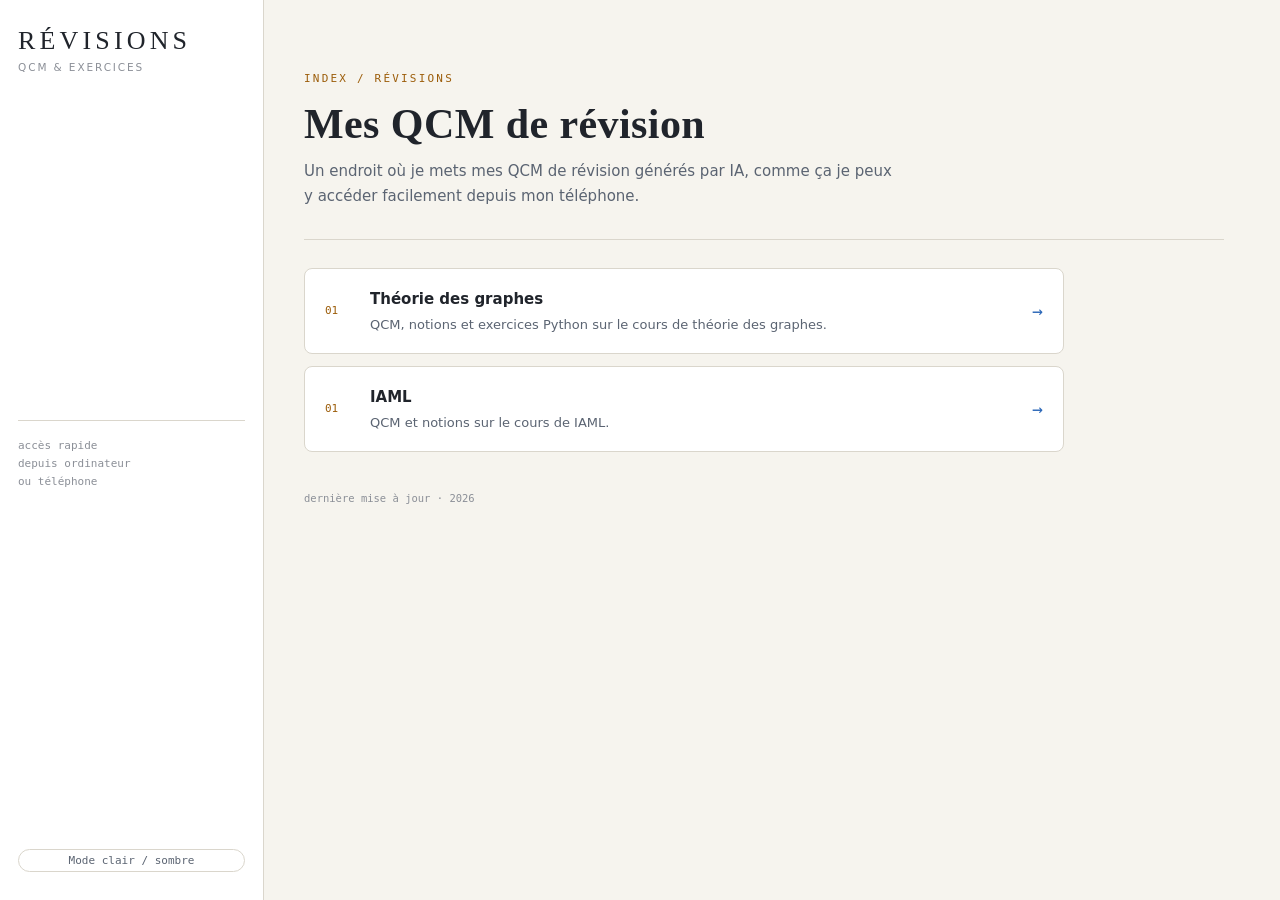
<file: index.html>
<!DOCTYPE html>
<html lang="fr">
<head>
  <meta charset="utf-8">
  <meta name="viewport" content="width=device-width,initial-scale=1">
  <title>Révisions — QCM</title>
  <meta name="description" content="Index des QCM de révision générés par IA.">

  <link rel="stylesheet" href="theme.css">
  <script src="theme.js"></script>

  <style>
    *,*::before,*::after{box-sizing:border-box}

    :root{
      --serif:"Iowan Old Style","Palatino Linotype",Palatino,"Book Antiqua",Georgia,serif;
      --sans:ui-sans-serif,system-ui,-apple-system,"Segoe UI",Roboto,Helvetica,Arial,sans-serif;
      --mono:ui-monospace,"SF Mono",SFMono-Regular,"Cascadia Code","JetBrains Mono",Menlo,Consolas,monospace;
    }

    html,body{margin:0;padding:0;min-height:100%}

    body{
      background:var(--bg);
      color:var(--chalk);
      font-family:var(--sans);
      font-size:15px;
      line-height:1.65;
      -webkit-font-smoothing:antialiased;
    }

    a{color:inherit;text-decoration:none}

    .shell{
      min-height:100vh;
      display:flex;
    }

    .rail{
      width:264px;
      flex:0 0 264px;
      background:var(--board);
      border-right:1px solid var(--line);
      padding:28px 18px;
      display:flex;
      flex-direction:column;
      justify-content:space-between;
    }

    .brand{
      font-family:var(--serif);
      font-size:26px;
      letter-spacing:.16em;
      line-height:1;
    }

    .brand small{
      display:block;
      font-family:var(--sans);
      font-size:10.5px;
      letter-spacing:.18em;
      text-transform:uppercase;
      color:var(--faint);
      margin-top:8px;
    }

    .side-note{
      border-top:1px solid var(--line);
      padding-top:16px;
      color:var(--faint);
      font-family:var(--mono);
      font-size:11px;
    }

    .stage{
      flex:1;
      min-width:0;
      padding:70px 40px 90px;
      max-width:1000px;
    }

    .hero{
      border-bottom:1px solid var(--line);
      padding-bottom:30px;
      margin-bottom:28px;
    }

    .eyebrow{
      font-family:var(--mono);
      font-size:11px;
      letter-spacing:.2em;
      text-transform:uppercase;
      color:var(--yellow);
      margin-bottom:13px;
    }

    h1{
      font-family:var(--serif);
      font-weight:600;
      letter-spacing:.01em;
      font-size:42px;
      line-height:1.1;
      margin:0 0 12px;
    }

    .intro{
      color:var(--dim);
      font-size:15px;
      max-width:62ch;
      margin:0;
    }

    .qcm-list{
      display:grid;
      gap:12px;
      max-width:760px;
    }

    .qcm{
      display:flex;
      align-items:center;
      gap:15px;
      background:var(--board);
      border:1px solid var(--line);
      border-radius:8px;
      padding:18px 20px;
      transition:background .15s,border-color .15s,transform .15s;
    }

    .qcm:hover{
      background:var(--board2);
      border-color:var(--faint);
      transform:translateY(-1px);
    }

    .qcm-number{
      font-family:var(--mono);
      font-size:11px;
      color:var(--yellow);
      min-width:30px;
    }

    .qcm-content{
      flex:1;
      min-width:0;
    }

    .qcm-title{
      font-size:15px;
      font-weight:600;
      margin-bottom:2px;
    }

    .qcm-desc{
      color:var(--dim);
      font-size:13px;
    }

    .arrow{
      font-family:var(--mono);
      color:var(--cyan);
      font-size:18px;
      transition:transform .15s;
    }

    .qcm:hover .arrow{
      transform:translateX(3px);
    }

    .footer{
      margin-top:38px;
      color:var(--faint);
      font-family:var(--mono);
      font-size:10.5px;
    }

    @media (max-width:880px){
      .shell{flex-direction:column}

      .rail{
        width:auto;
        flex:none;
        border-right:0;
        border-bottom:1px solid var(--line);
        padding:20px;
      }

      .side-note{display:none}

      .stage{
        padding:42px 20px 60px;
      }

      h1{
        font-size:32px;
      }

      .qcm{
        padding:16px;
      }
    }

    @media (prefers-reduced-motion:reduce){
      *{
        transition:none!important;
      }
    }
  </style>
</head>

<body>
  <div class="shell">

    <aside class="rail">
      <div>
        <div class="brand">
          RÉVISIONS
          <small>QCM & exercices</small>
        </div>
      </div>

      <div class="side-note">
        accès rapide<br>
        depuis ordinateur<br>
        ou téléphone
      </div>

      <button type="button" class="theme-toggle" onclick="toggleSiteTheme()">Mode clair / sombre</button>
    </aside>

    <main class="stage">

      <section class="hero">
        <div class="eyebrow">index / révisions</div>
        <h1>Mes QCM de révision</h1>
        <p class="intro">
          Un endroit où je mets mes QCM de révision générés par IA,
          comme ça je peux y accéder facilement depuis mon téléphone.
        </p>
      </section>

      <section class="qcm-list">

        <a class="qcm" href="https://plsandro.github.io/revisions/theg.html">
          <div class="qcm-number">01</div>
          <div class="qcm-content">
            <div class="qcm-title">Théorie des graphes</div>
            <div class="qcm-desc">
              QCM, notions et exercices Python sur le cours de théorie des graphes.
            </div>
          </div>
          <div class="arrow">→</div>
        </a>
        
        <a class="qcm" href="https://plsandro.github.io/revisions/iaml/index.html">
          <div class="qcm-number">01</div>
          <div class="qcm-content">
            <div class="qcm-title">IAML</div>
            <div class="qcm-desc">
              QCM et notions sur le cours de IAML.
            </div>
          </div>
          <div class="arrow">→</div>
        </a>
      </section>

      <div class="footer">
        dernière mise à jour · 2026
      </div>

    </main>
  </div>
</body>
</html>
</file>
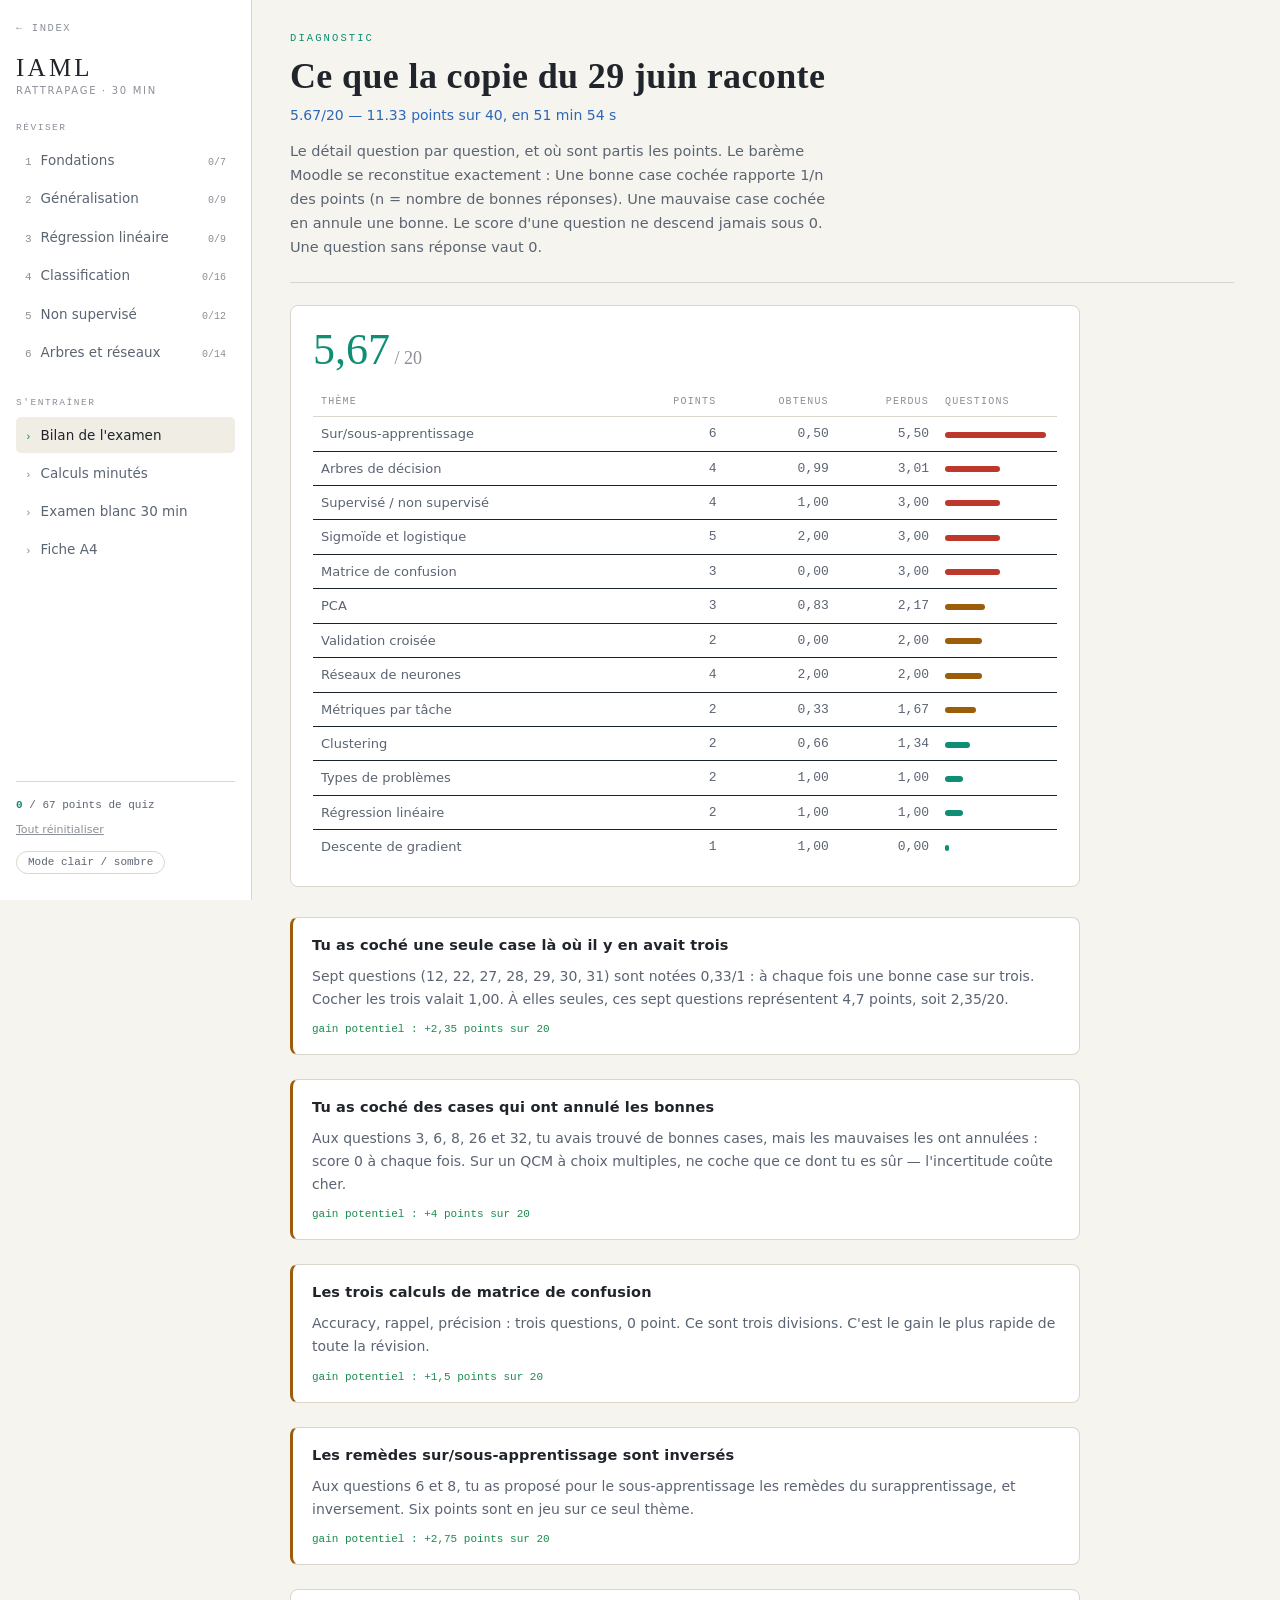
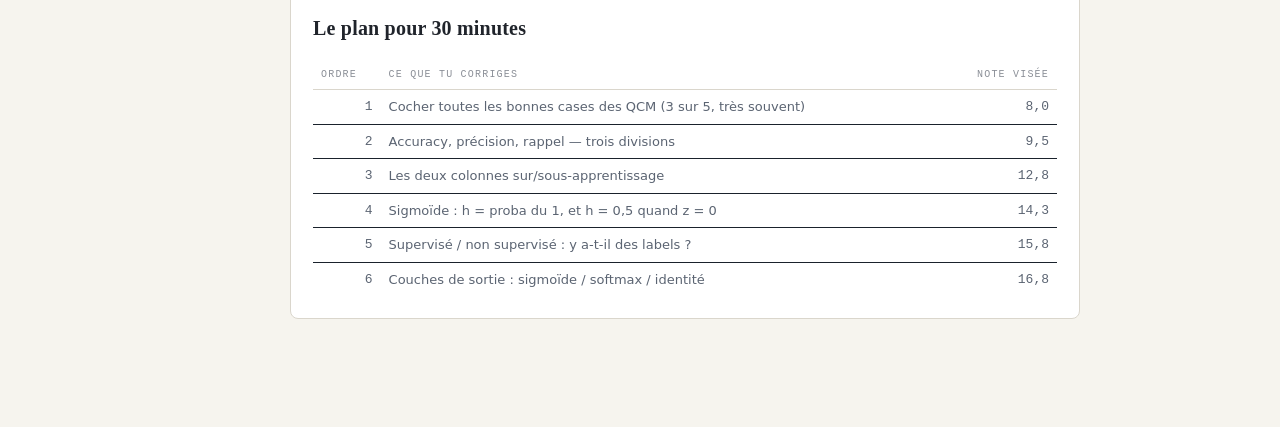
<file: iaml/index.html>
<!doctype html>
<html lang="fr">
<head>
<meta charset="utf-8">
<meta name="viewport" content="width=device-width,initial-scale=1">
<title>IAML — révision pour le rattrapage</title>
<meta name="description" content="Révision ciblée IAML : 25 fiches, 50 questions dont 36 tombées à l'examen, calculs minutés, examen blanc de 30 minutes et fiche A4.">
<link rel="stylesheet" href="../theme.css">
<script src="../theme.js"></script>
<link rel="stylesheet" href="style.css">
</head>
<body data-view="bilan">
<div class="shell">
<aside class="rail"></aside>
<main class="stage"></main>
</div>
<script src="data.js"></script>
<script src="app.js"></script>
</body>
</html>
</file>
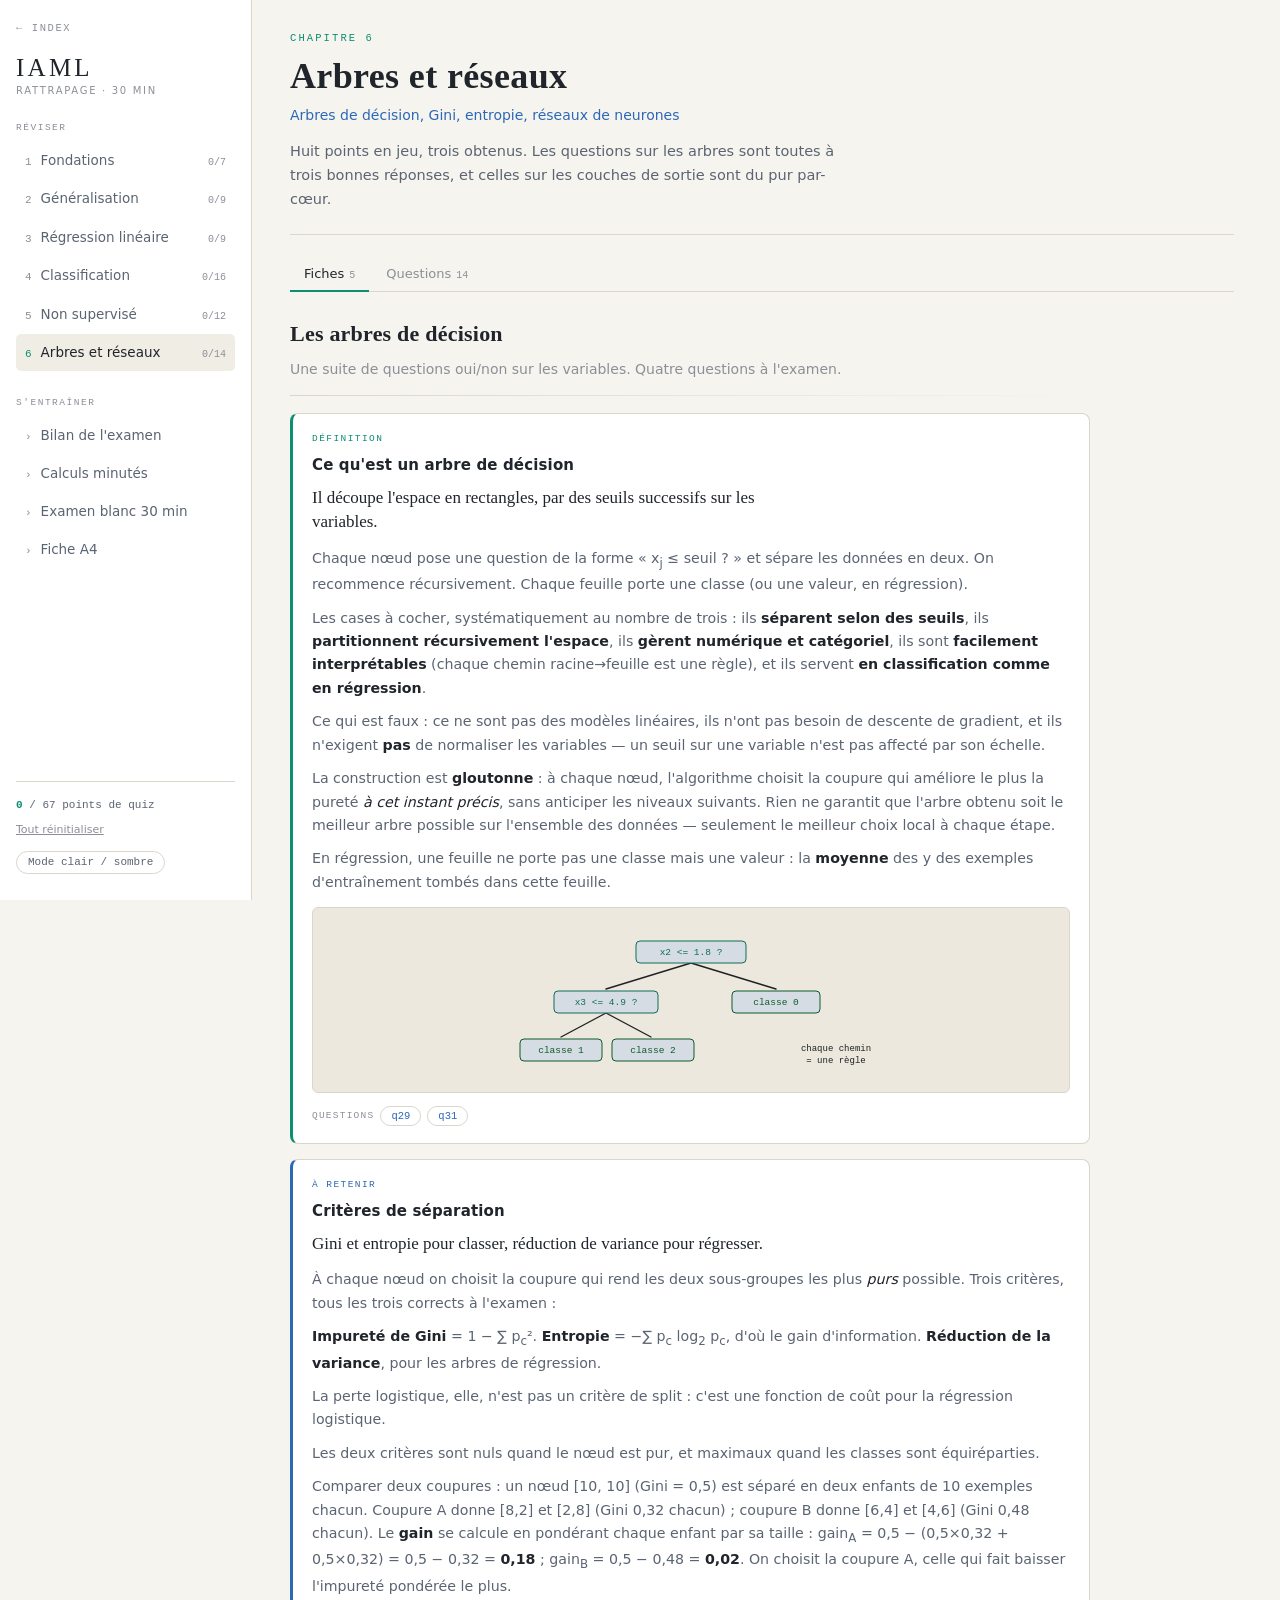
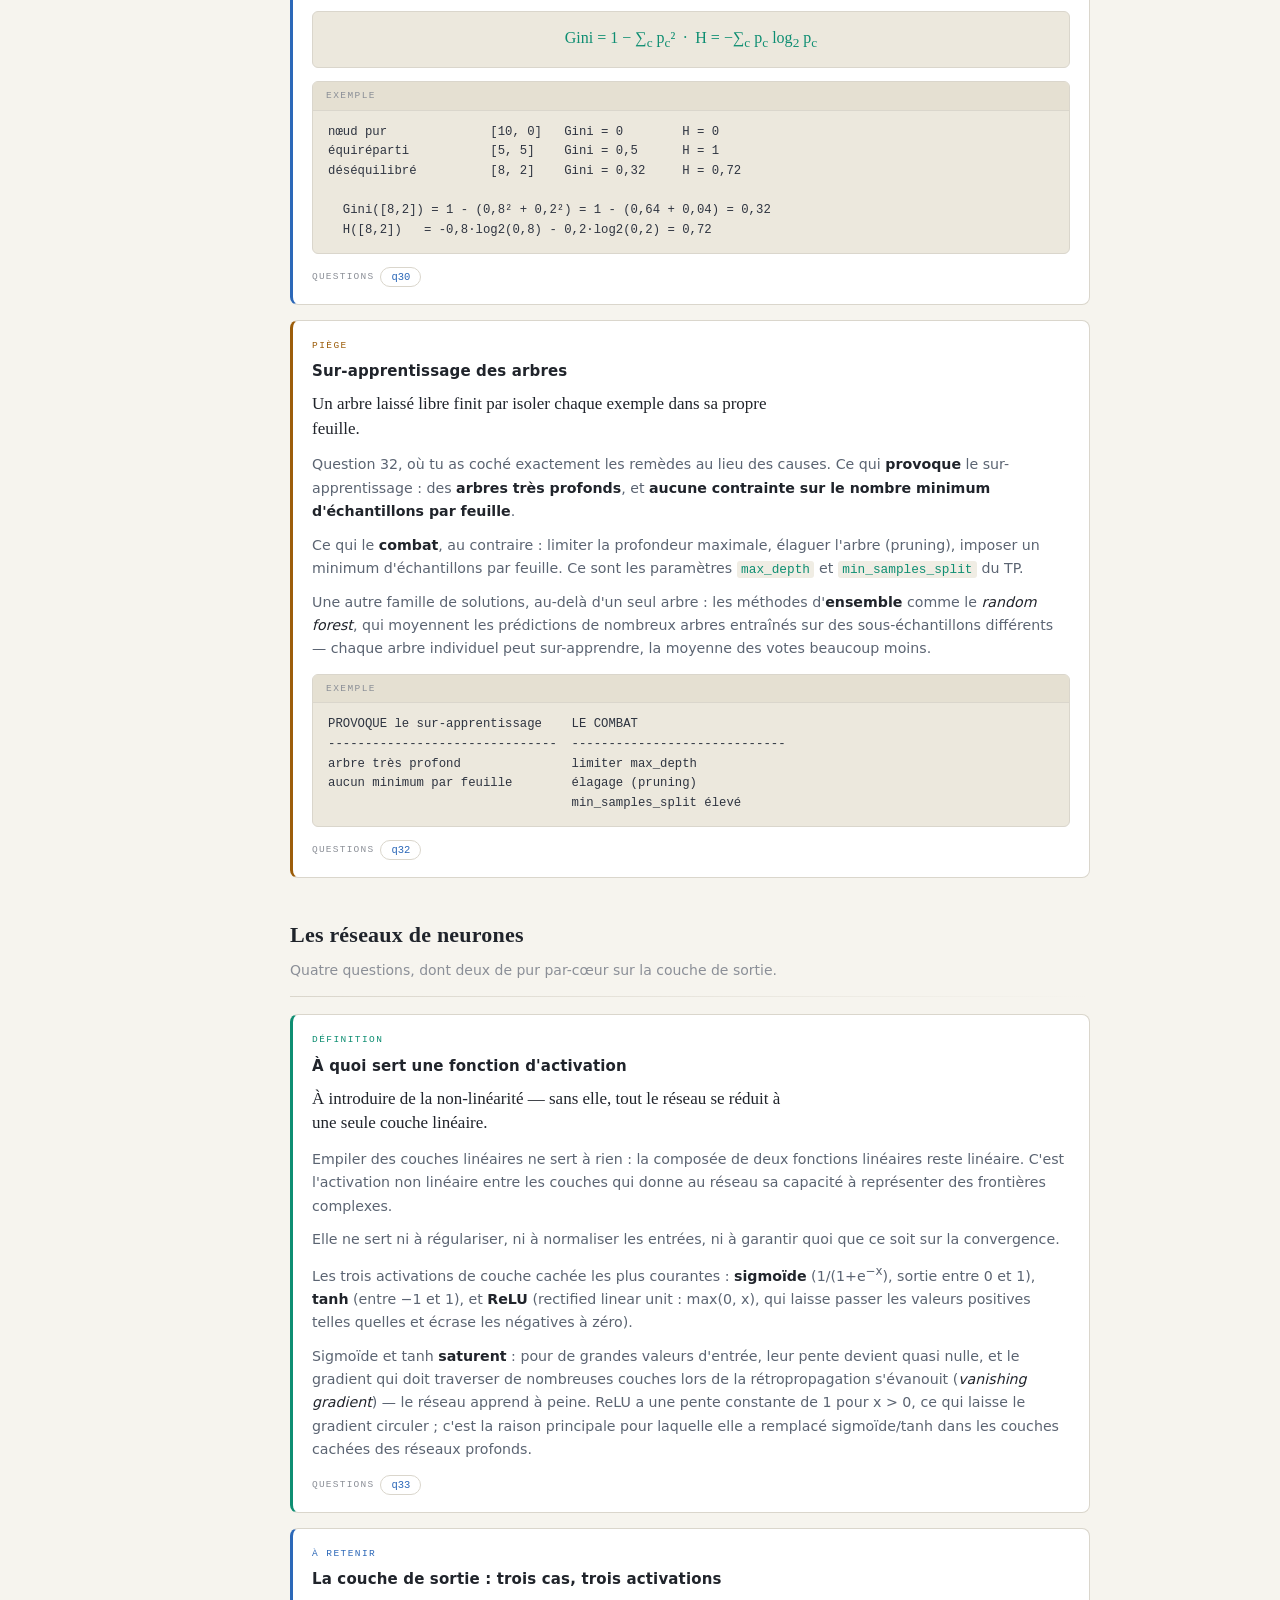
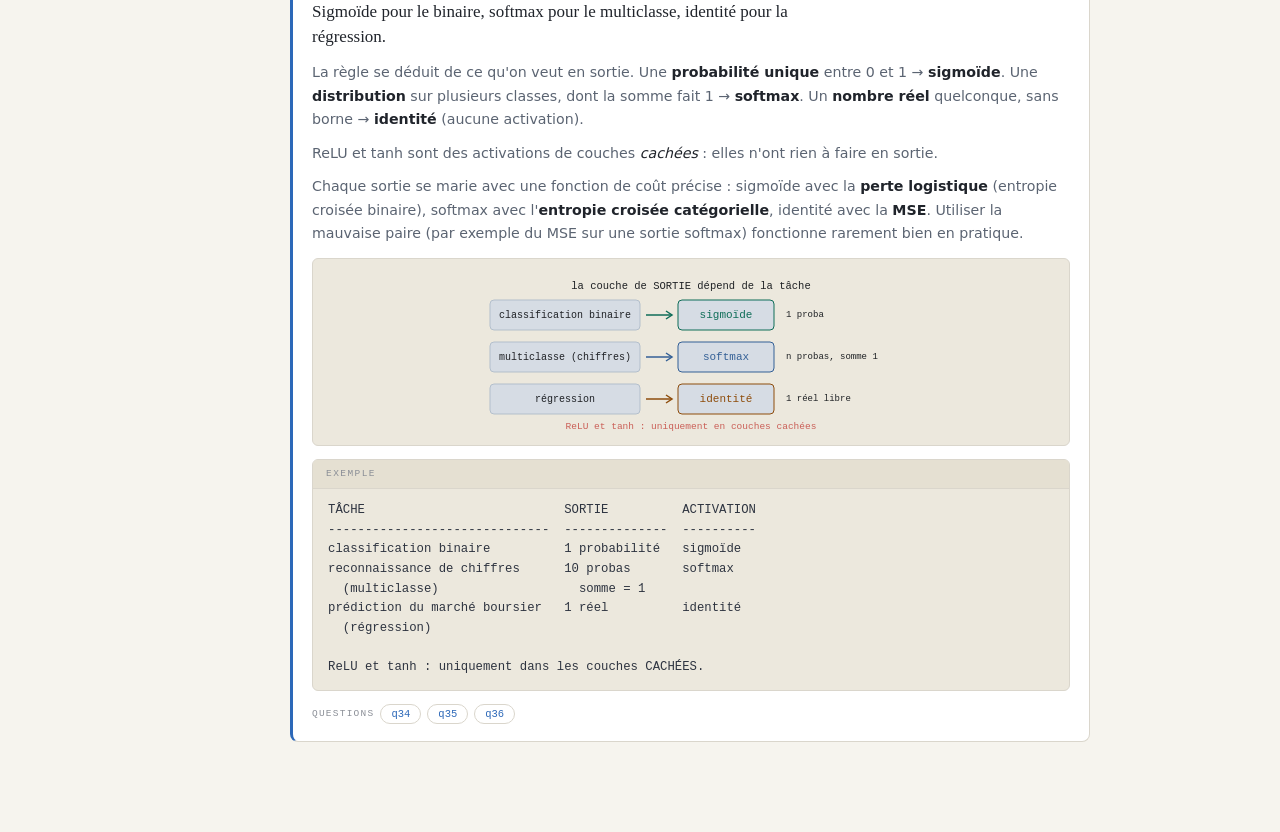
<file: iaml/arbres-reseaux.html>
<!doctype html>
<html lang="fr">
<head>
<meta charset="utf-8">
<meta name="viewport" content="width=device-width,initial-scale=1">
<title>IAML — Arbres et réseaux</title>
<meta name="description" content="IAML : fiches et questions sur « Arbres et réseaux » (Arbres de décision, Gini, entropie, réseaux de neurones).">
<link rel="stylesheet" href="../theme.css">
<script src="../theme.js"></script>
<link rel="stylesheet" href="style.css">
</head>
<body data-view="ch5">
<div class="shell">
<aside class="rail"></aside>
<main class="stage"></main>
</div>
<script src="data.js"></script>
<script src="app.js"></script>
</body>
</html>
</file>
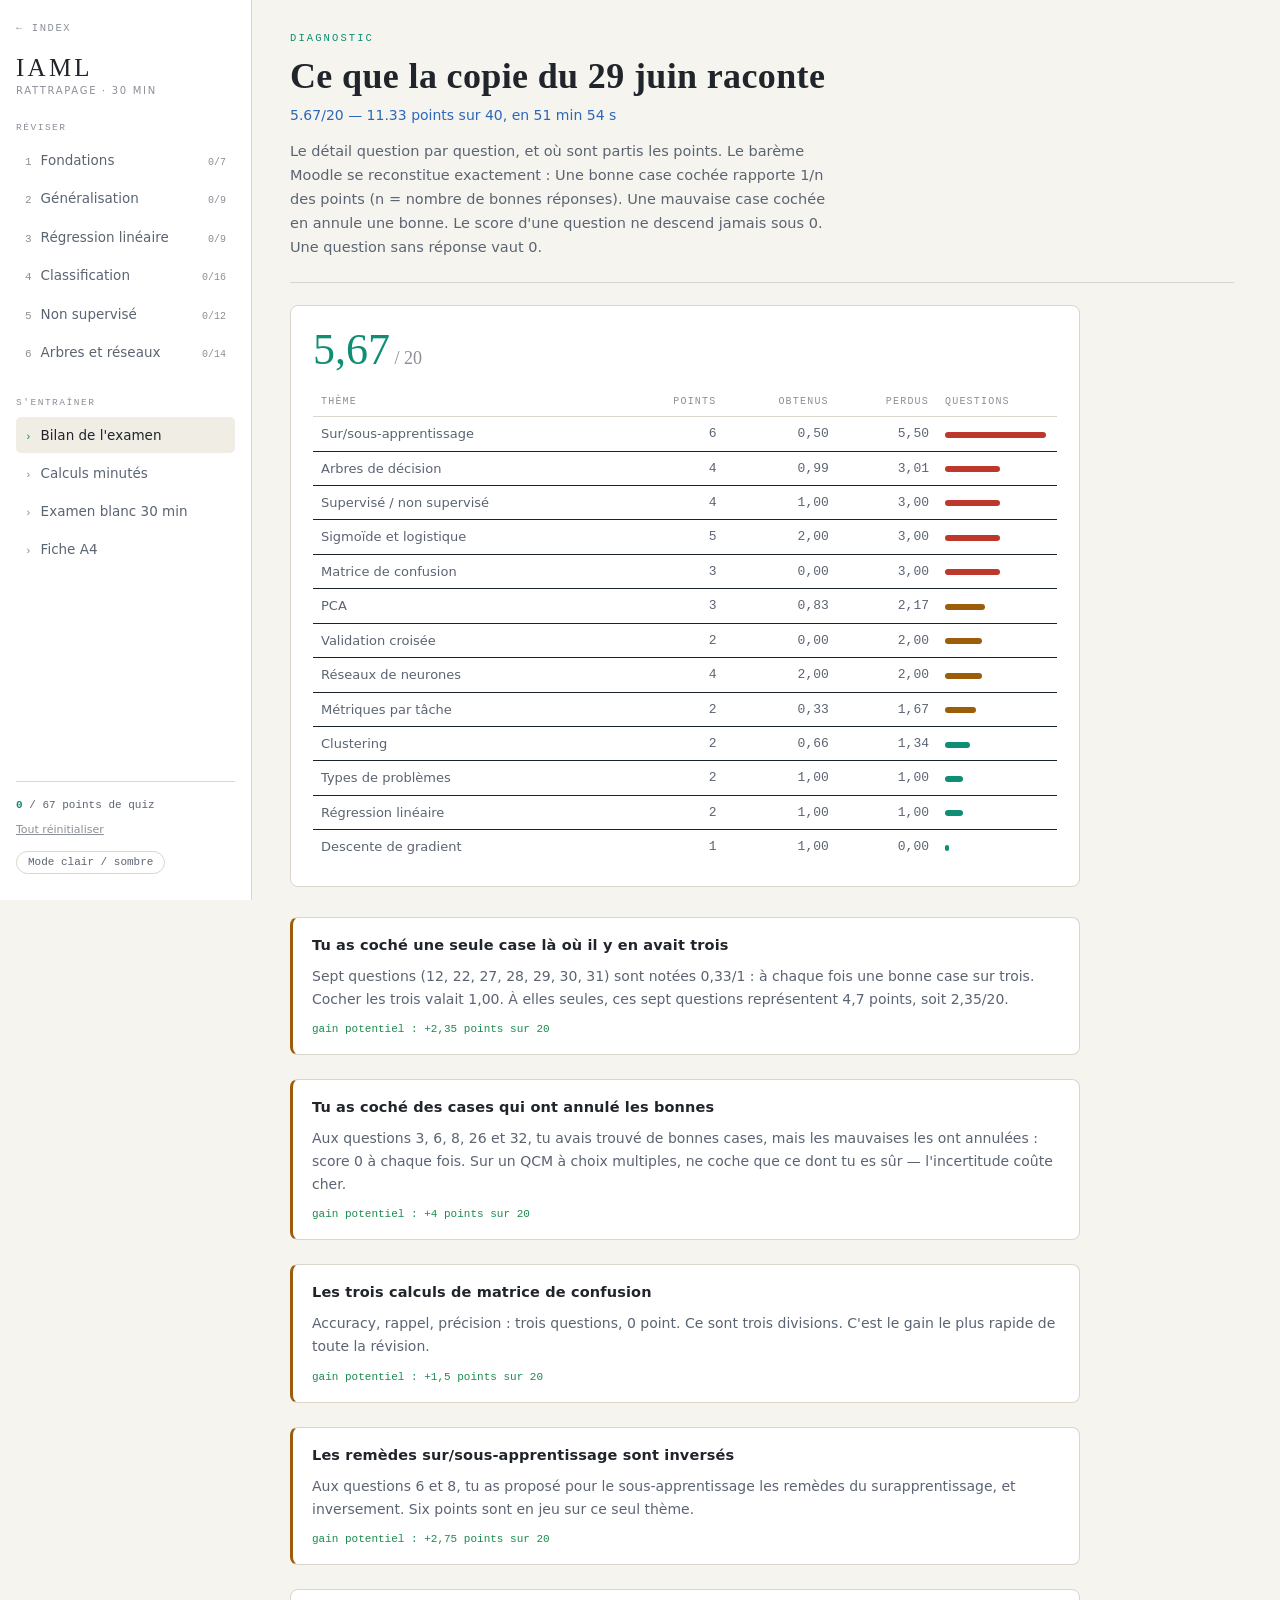
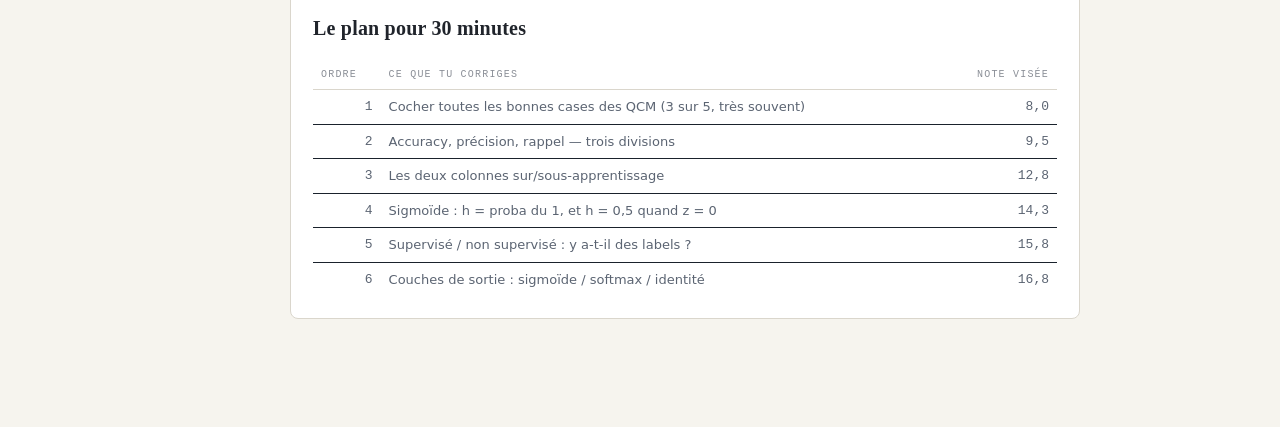
<file: iaml/bilan.html>
<!doctype html>
<html lang="fr">
<head>
<meta charset="utf-8">
<meta name="viewport" content="width=device-width,initial-scale=1">
<title>IAML — Bilan de l'examen</title>
<meta name="description" content="Diagnostic détaillé de la copie du 29 juin et plan de révision pour le rattrapage.">
<link rel="stylesheet" href="../theme.css">
<script src="../theme.js"></script>
<link rel="stylesheet" href="style.css">
</head>
<body data-view="bilan">
<div class="shell">
<aside class="rail"></aside>
<main class="stage"></main>
</div>
<script src="data.js"></script>
<script src="app.js"></script>
</body>
</html>
</file>
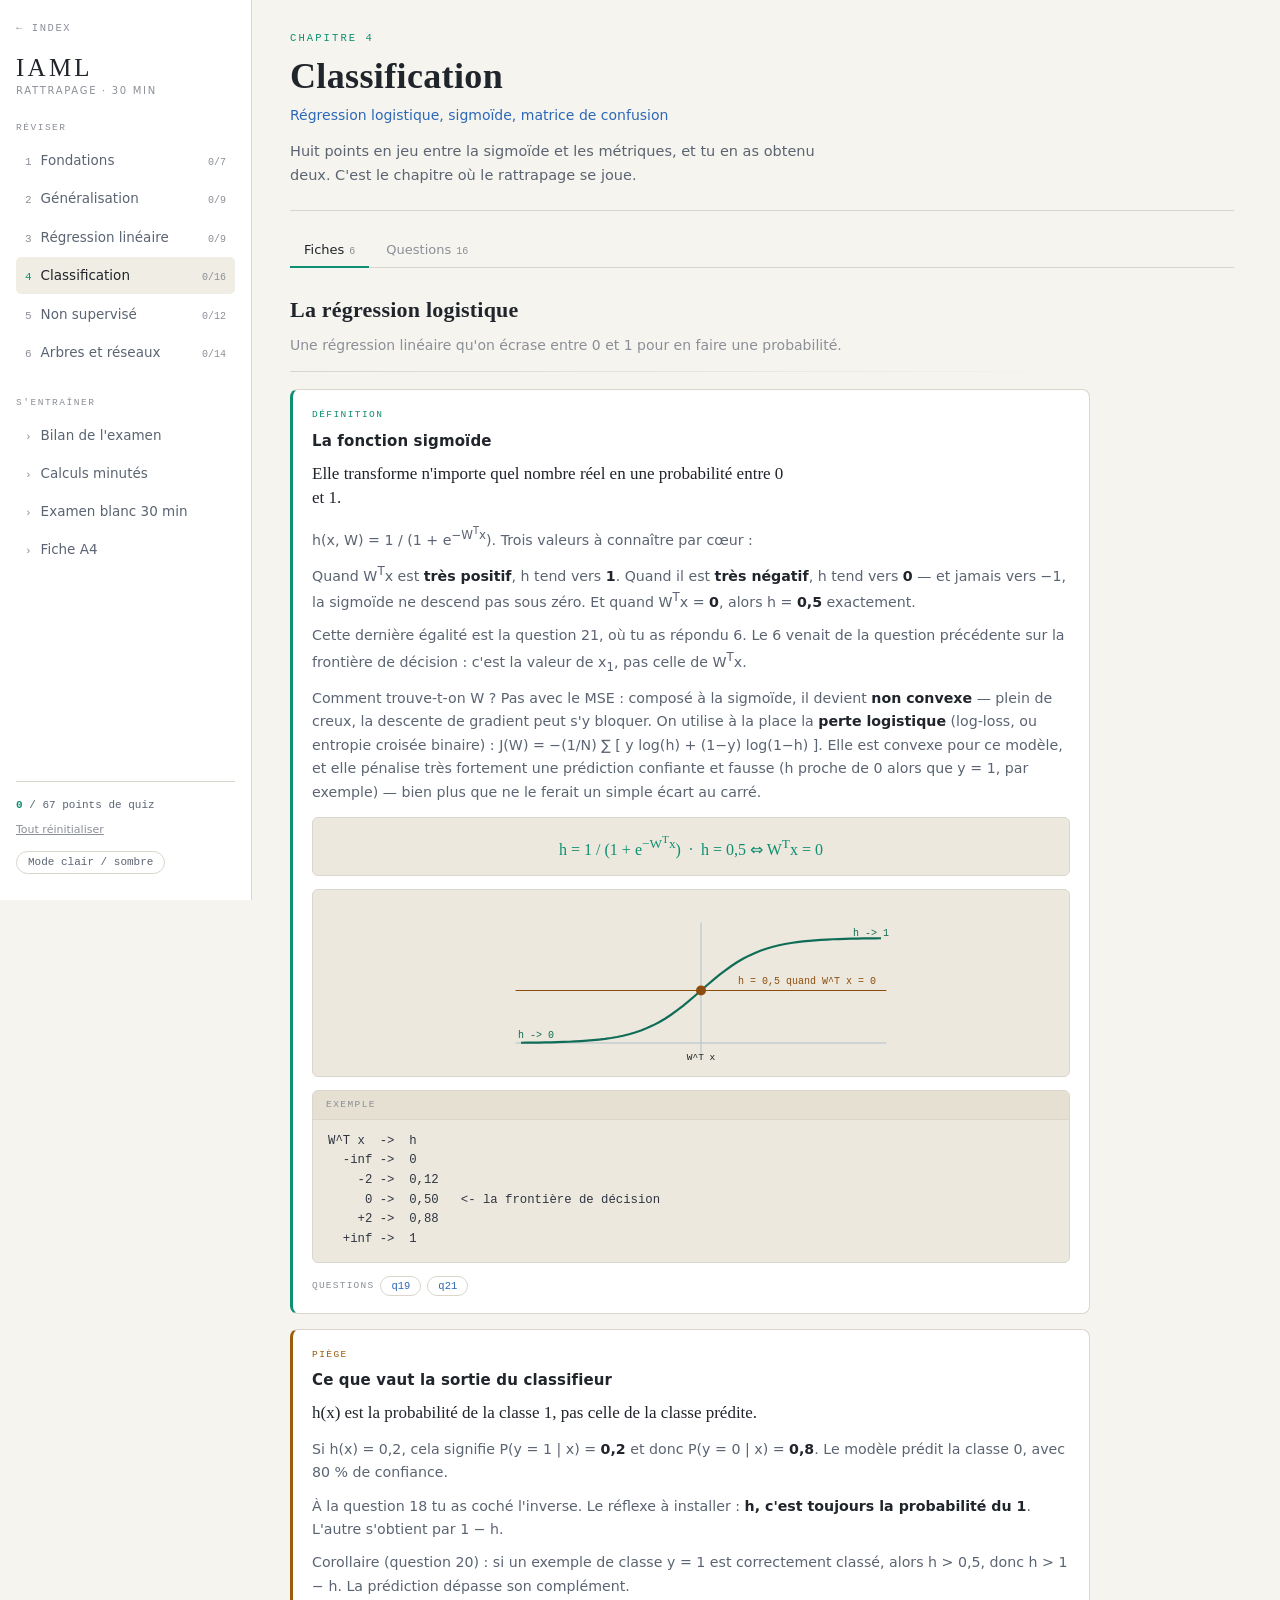
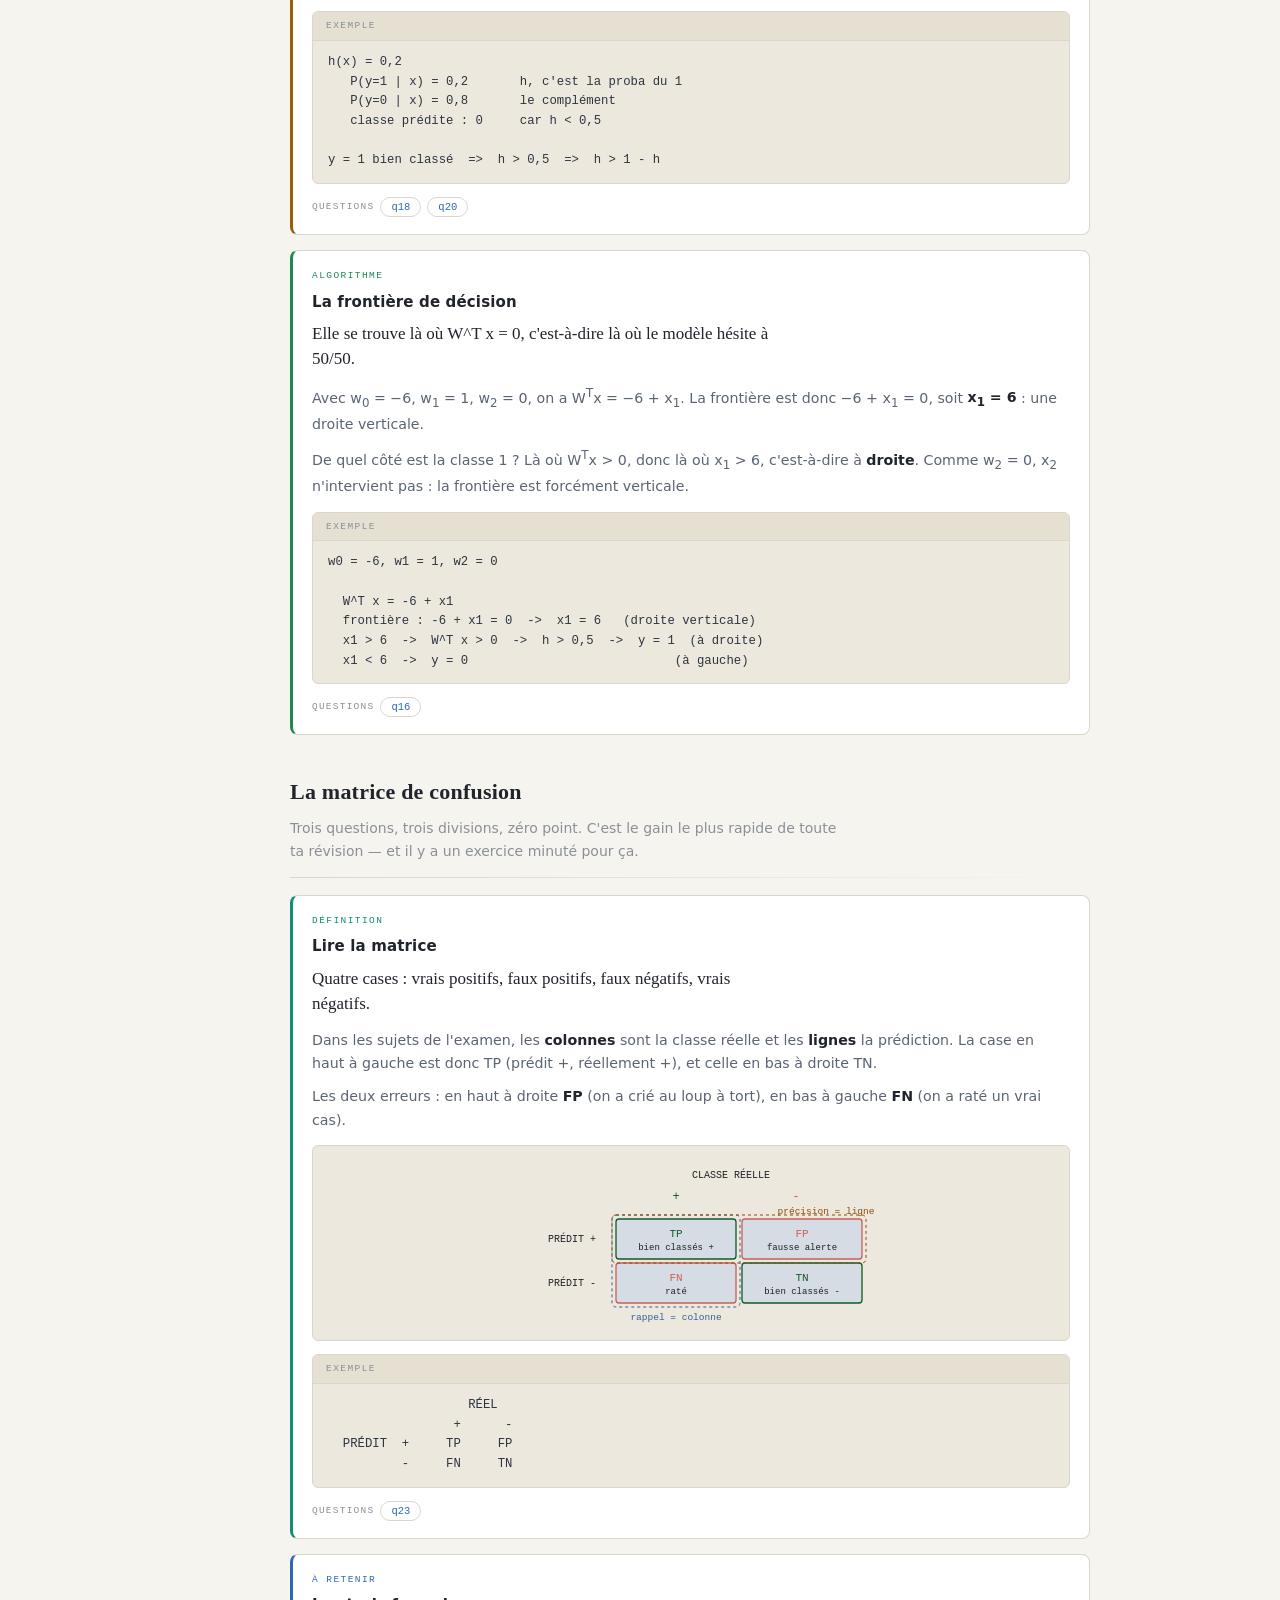
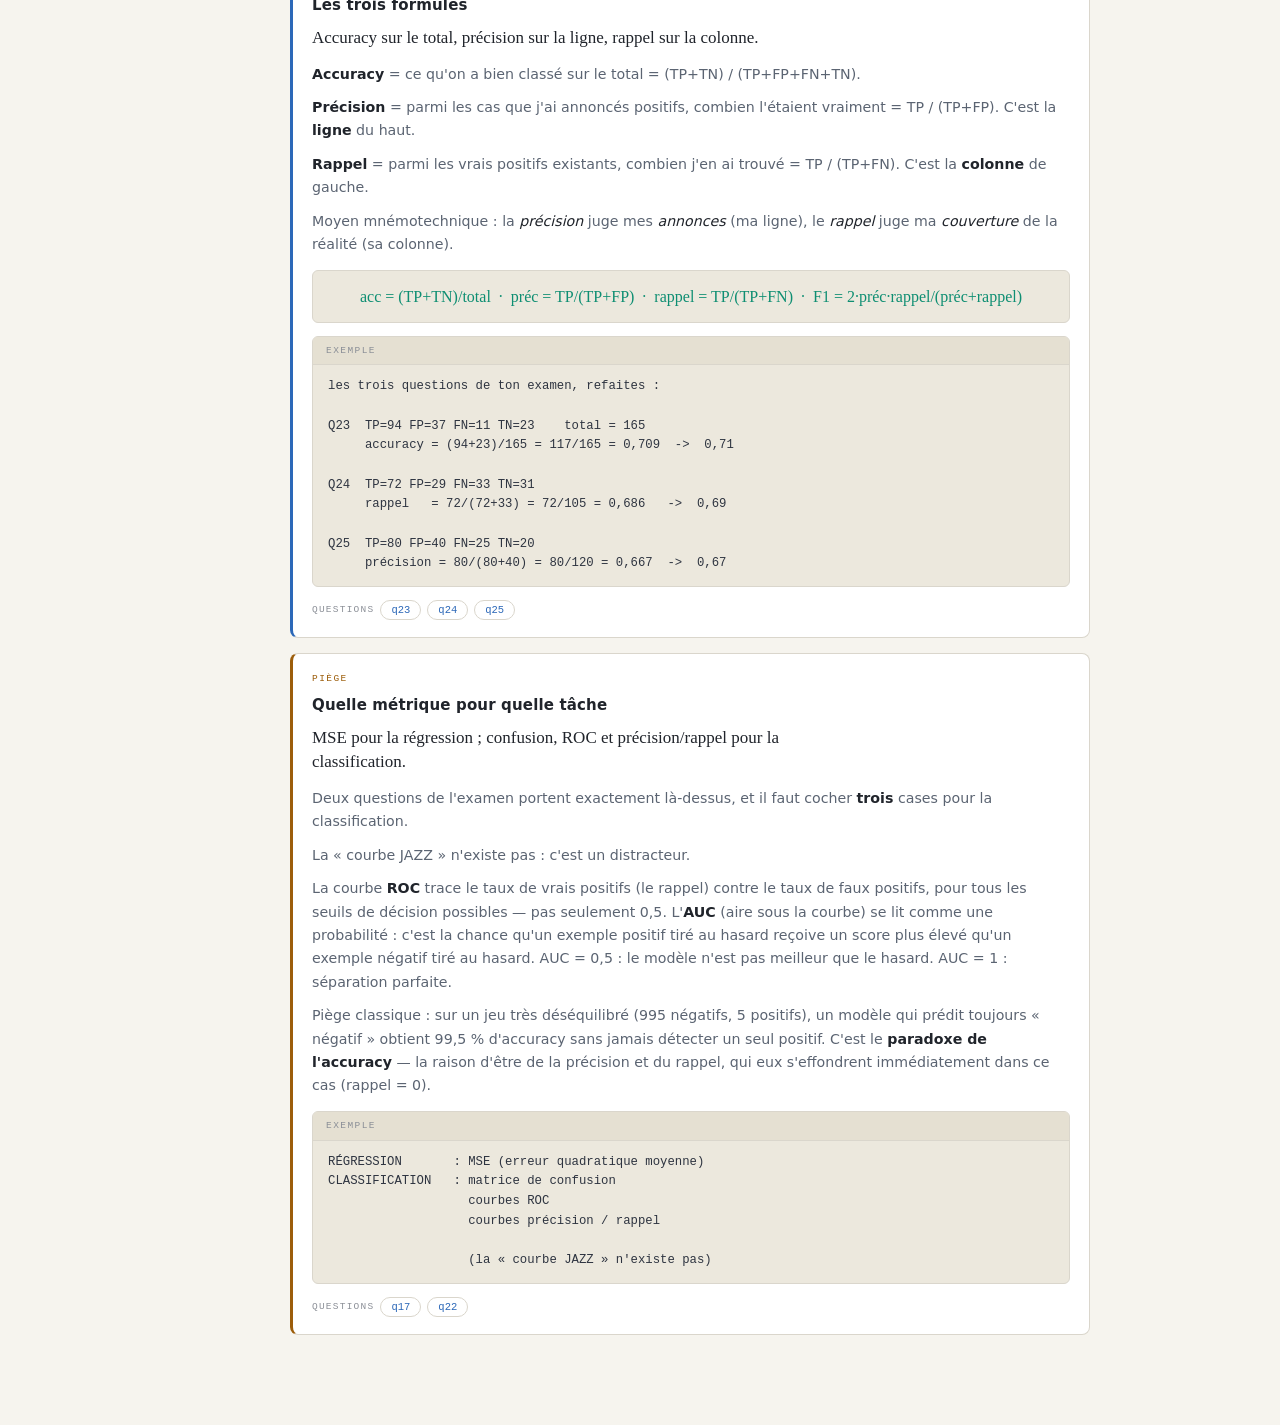
<file: iaml/classification.html>
<!doctype html>
<html lang="fr">
<head>
<meta charset="utf-8">
<meta name="viewport" content="width=device-width,initial-scale=1">
<title>IAML — Classification</title>
<meta name="description" content="IAML : fiches et questions sur « Classification » (Régression logistique, sigmoïde, matrice de confusion).">
<link rel="stylesheet" href="../theme.css">
<script src="../theme.js"></script>
<link rel="stylesheet" href="style.css">
</head>
<body data-view="ch3">
<div class="shell">
<aside class="rail"></aside>
<main class="stage"></main>
</div>
<script src="data.js"></script>
<script src="app.js"></script>
</body>
</html>
</file>
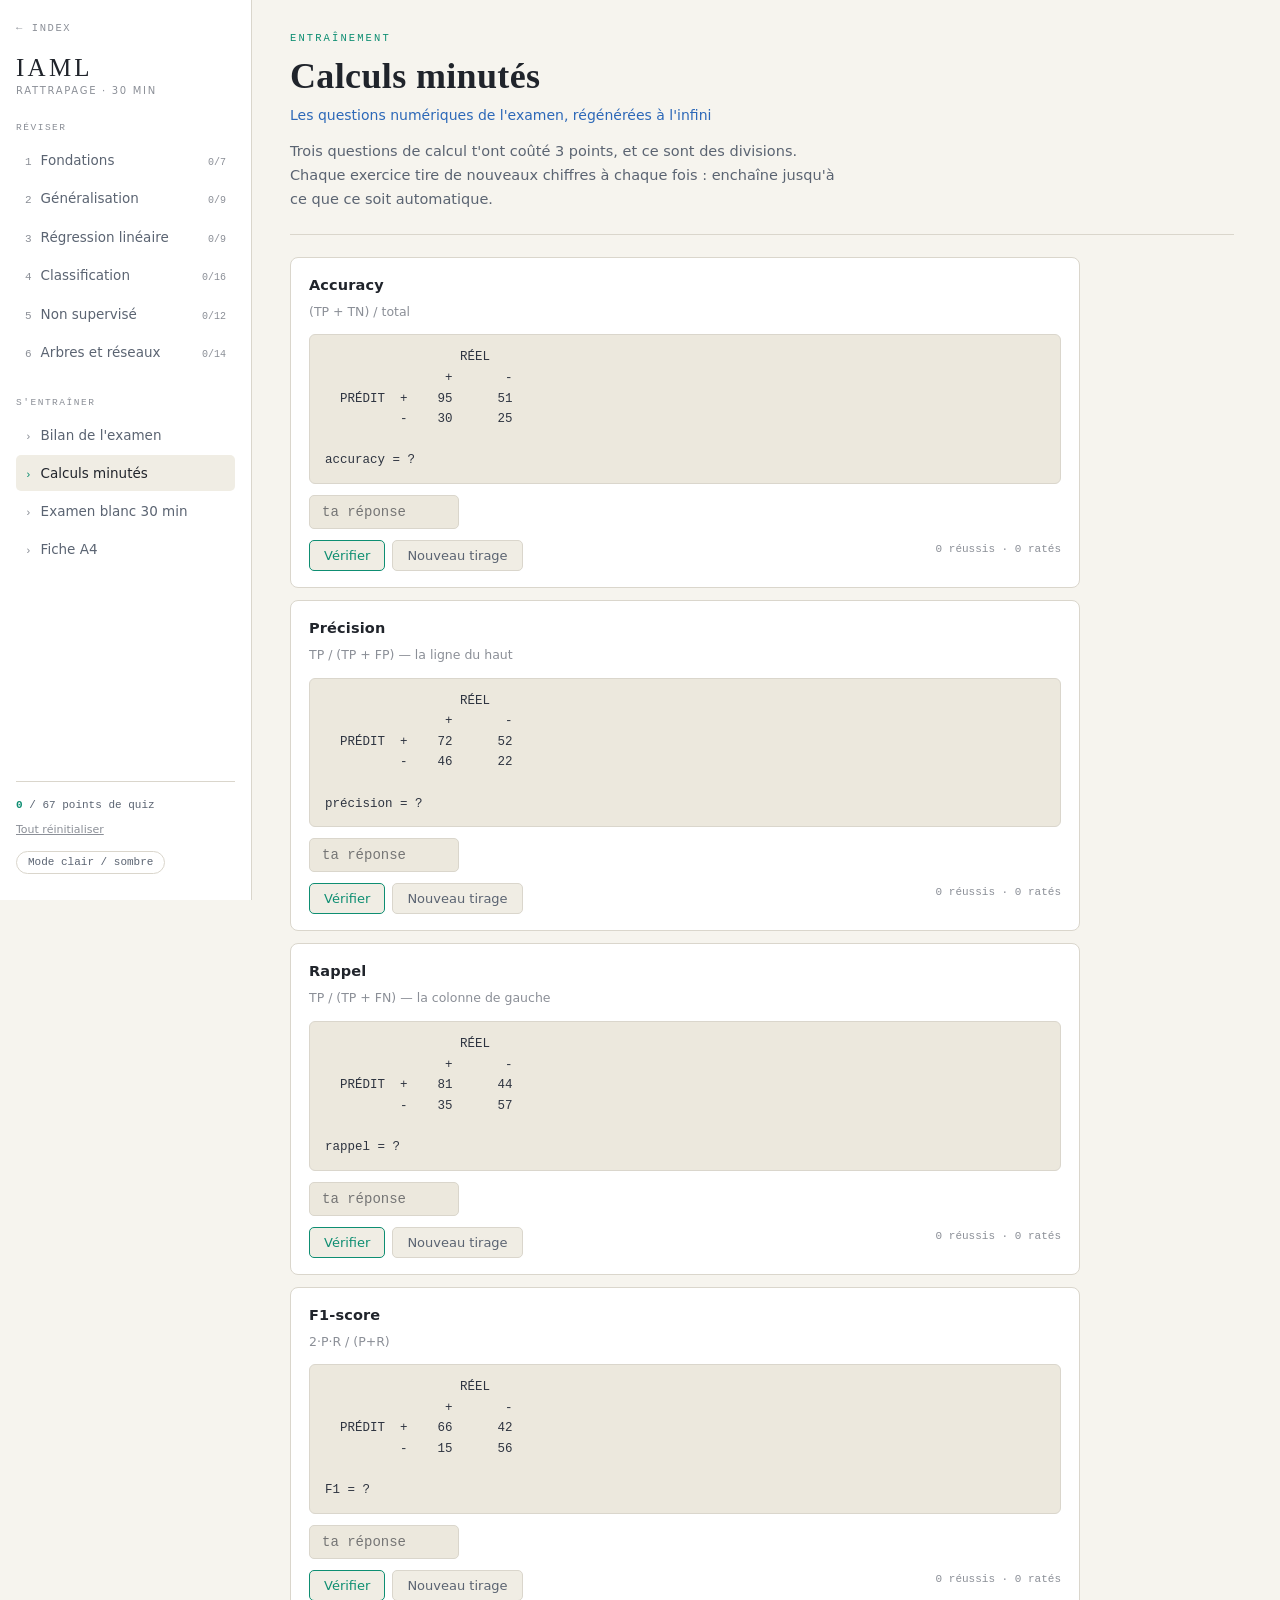
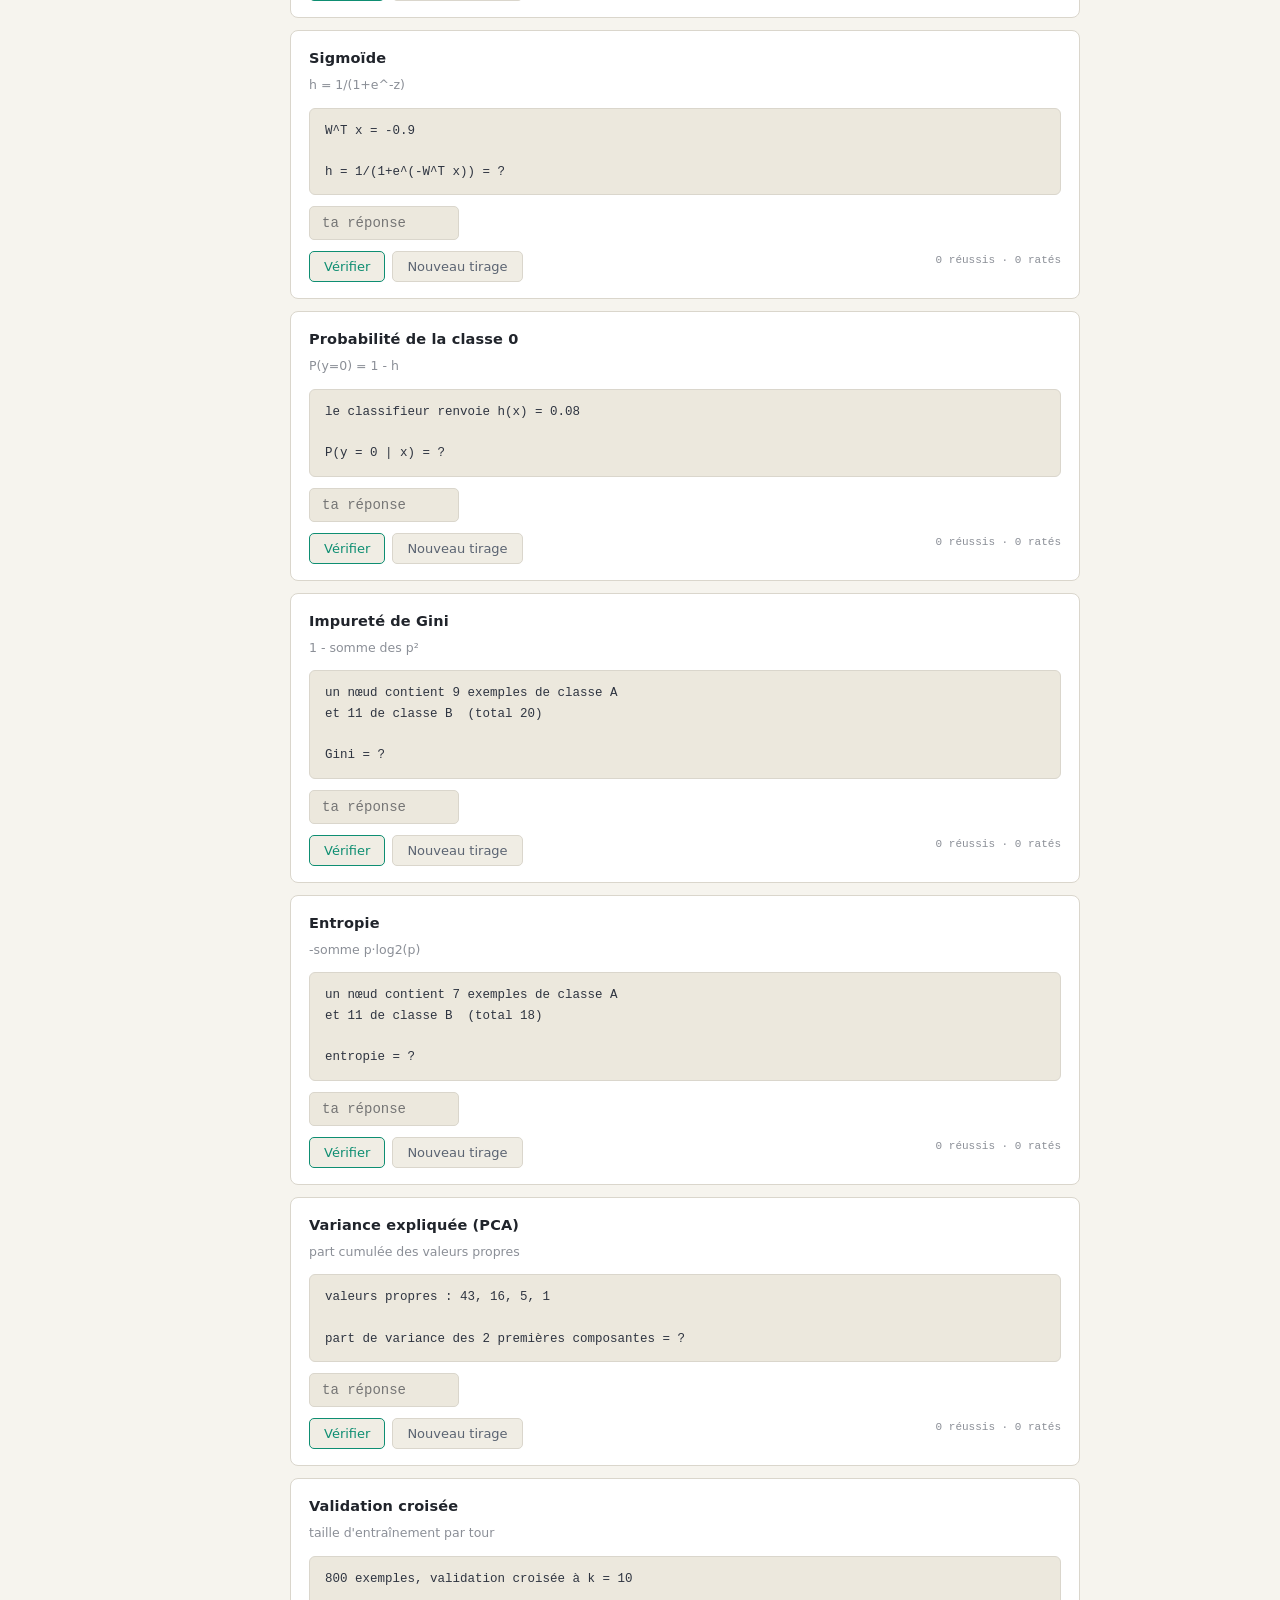
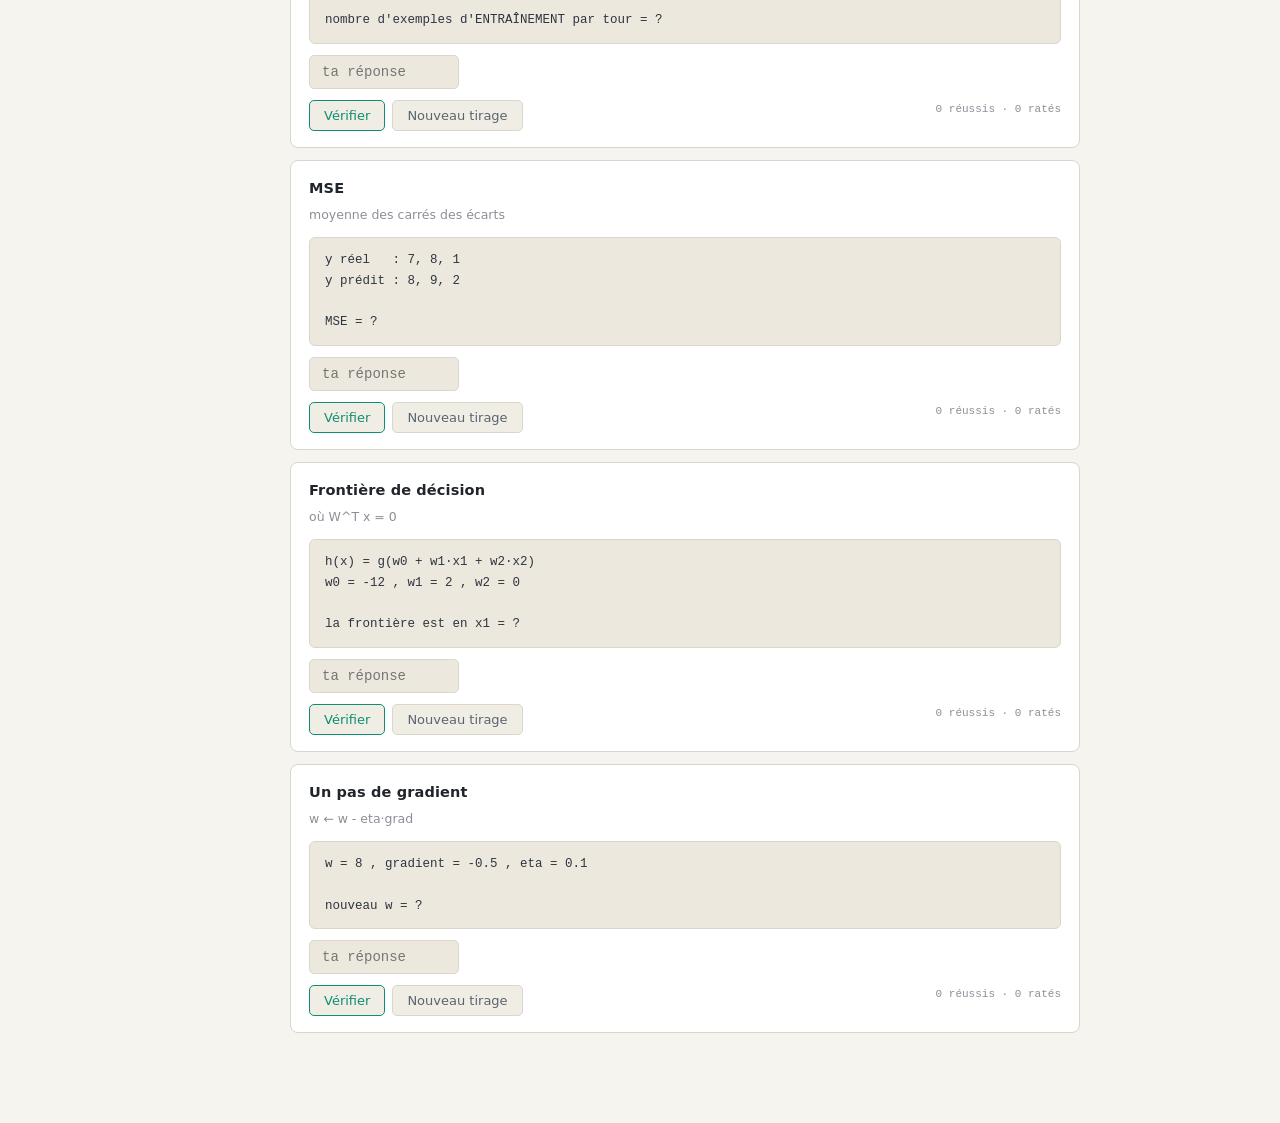
<file: iaml/drill.html>
<!doctype html>
<html lang="fr">
<head>
<meta charset="utf-8">
<meta name="viewport" content="width=device-width,initial-scale=1">
<title>IAML — Calculs minutés</title>
<meta name="description" content="Exercices de calcul régénérés à l'infini : accuracy, précision, rappel, sigmoïde, Gini, entropie, PCA.">
<link rel="stylesheet" href="../theme.css">
<script src="../theme.js"></script>
<link rel="stylesheet" href="style.css">
</head>
<body data-view="drill">
<div class="shell">
<aside class="rail"></aside>
<main class="stage"></main>
</div>
<script src="data.js"></script>
<script src="app.js"></script>
</body>
</html>
</file>
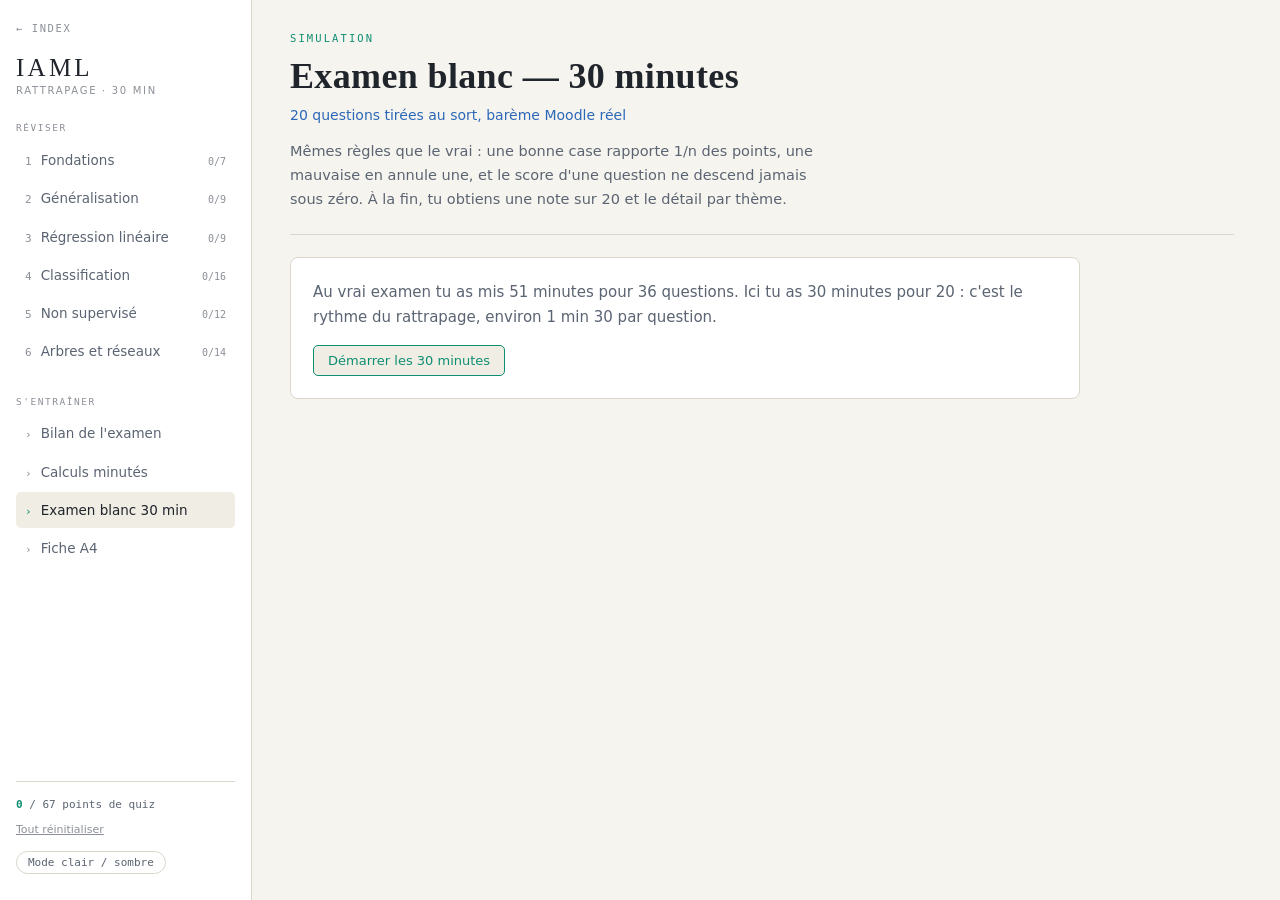
<file: iaml/examen.html>
<!doctype html>
<html lang="fr">
<head>
<meta charset="utf-8">
<meta name="viewport" content="width=device-width,initial-scale=1">
<title>IAML — Examen blanc 30 min</title>
<meta name="description" content="Simulation minutée de 20 questions tirées au sort avec le barème Moodle réel.">
<link rel="stylesheet" href="../theme.css">
<script src="../theme.js"></script>
<link rel="stylesheet" href="style.css">
</head>
<body data-view="exam">
<div class="shell">
<aside class="rail"></aside>
<main class="stage"></main>
</div>
<script src="data.js"></script>
<script src="app.js"></script>
</body>
</html>
</file>
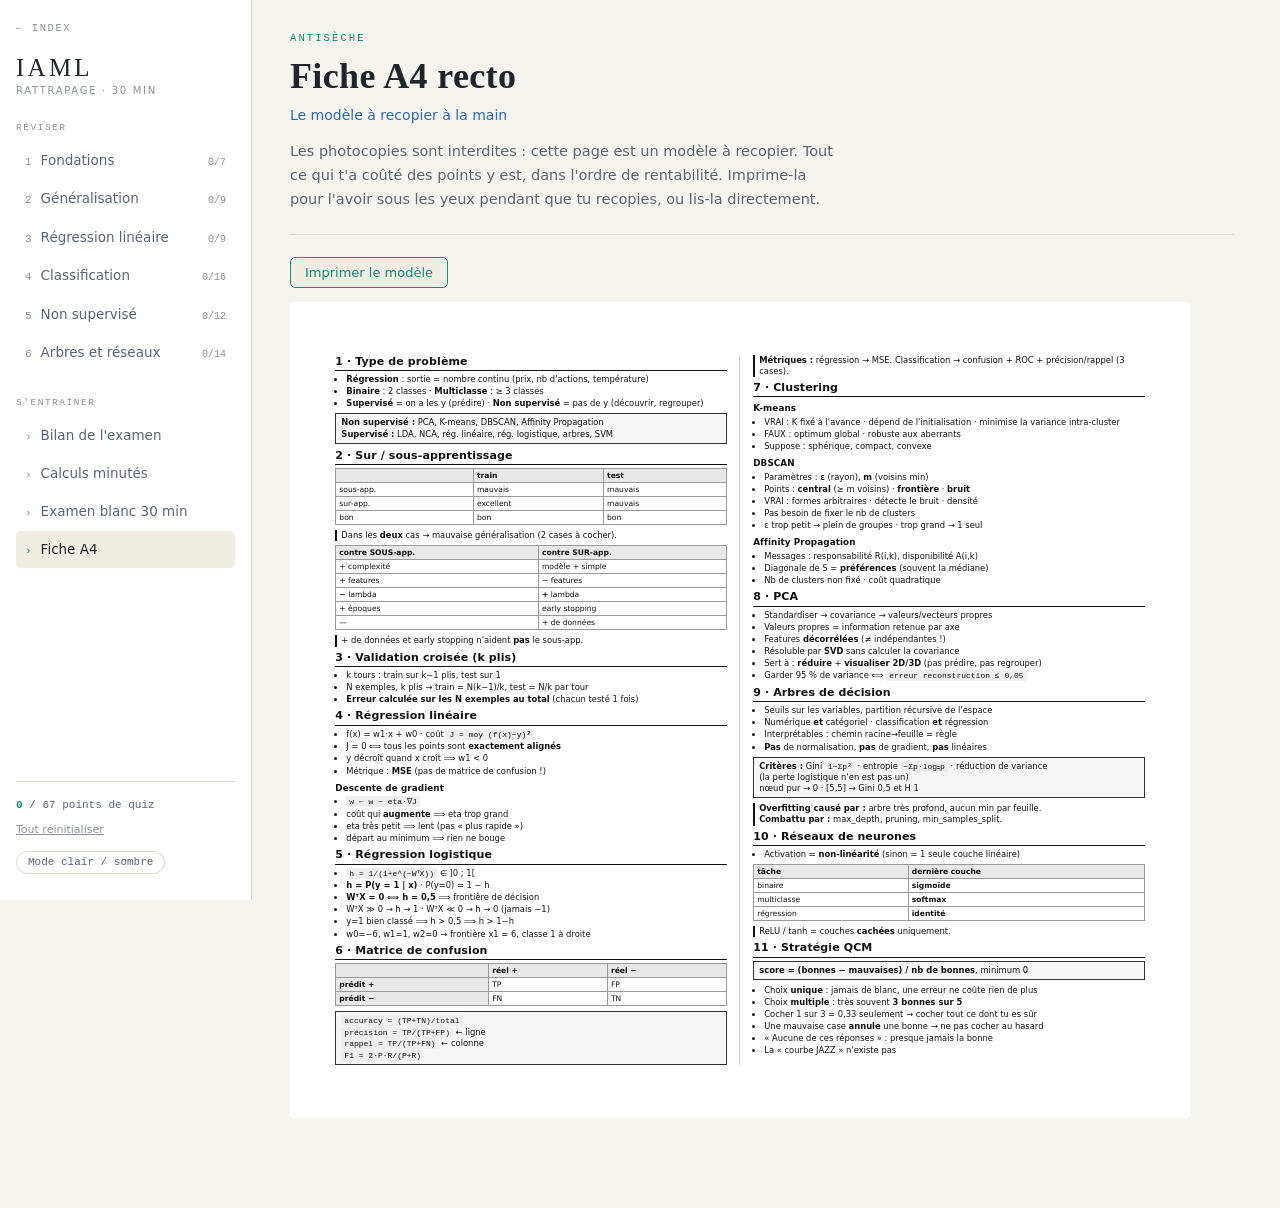
<file: iaml/fiche.html>
<!doctype html>
<html lang="fr">
<head>
<meta charset="utf-8">
<meta name="viewport" content="width=device-width,initial-scale=1">
<title>IAML — Fiche A4</title>
<meta name="description" content="Modèle de fiche A4 recto à recopier à la main avant l'examen.">
<link rel="stylesheet" href="../theme.css">
<script src="../theme.js"></script>
<link rel="stylesheet" href="style.css">
</head>
<body data-view="fiche">
<div class="shell">
<aside class="rail"></aside>
<main class="stage"></main>
</div>
<script src="data.js"></script>
<script src="app.js"></script>
</body>
</html>
</file>
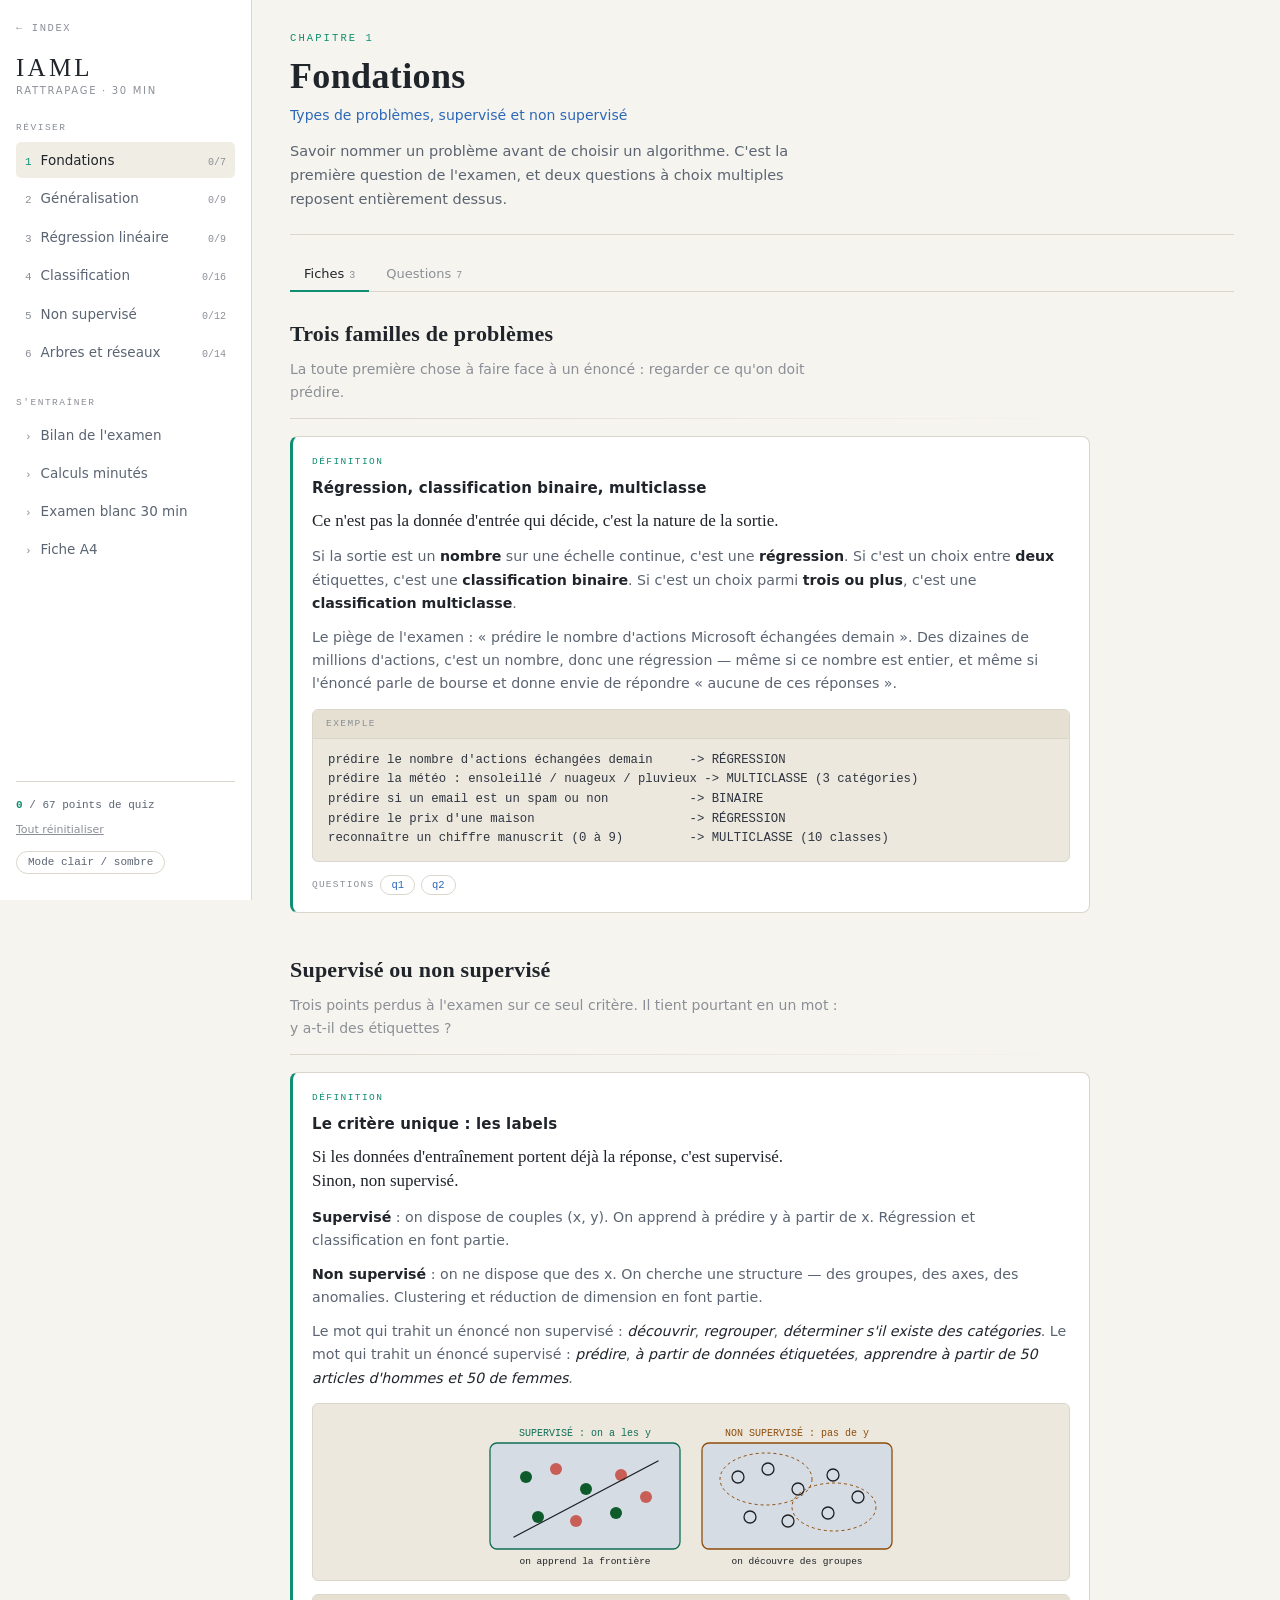
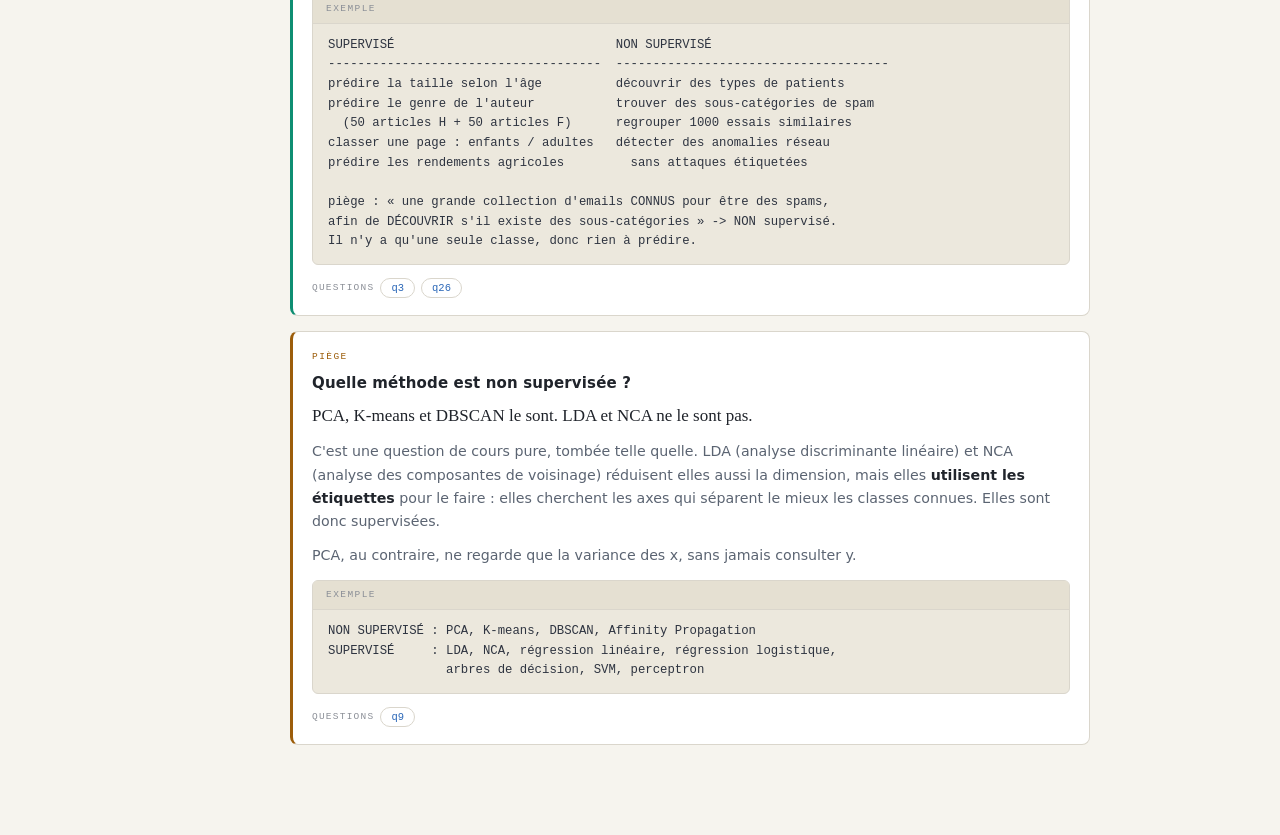
<file: iaml/fondations.html>
<!doctype html>
<html lang="fr">
<head>
<meta charset="utf-8">
<meta name="viewport" content="width=device-width,initial-scale=1">
<title>IAML — Fondations</title>
<meta name="description" content="IAML : fiches et questions sur « Fondations » (Types de problèmes, supervisé et non supervisé).">
<link rel="stylesheet" href="../theme.css">
<script src="../theme.js"></script>
<link rel="stylesheet" href="style.css">
</head>
<body data-view="ch0">
<div class="shell">
<aside class="rail"></aside>
<main class="stage"></main>
</div>
<script src="data.js"></script>
<script src="app.js"></script>
</body>
</html>
</file>
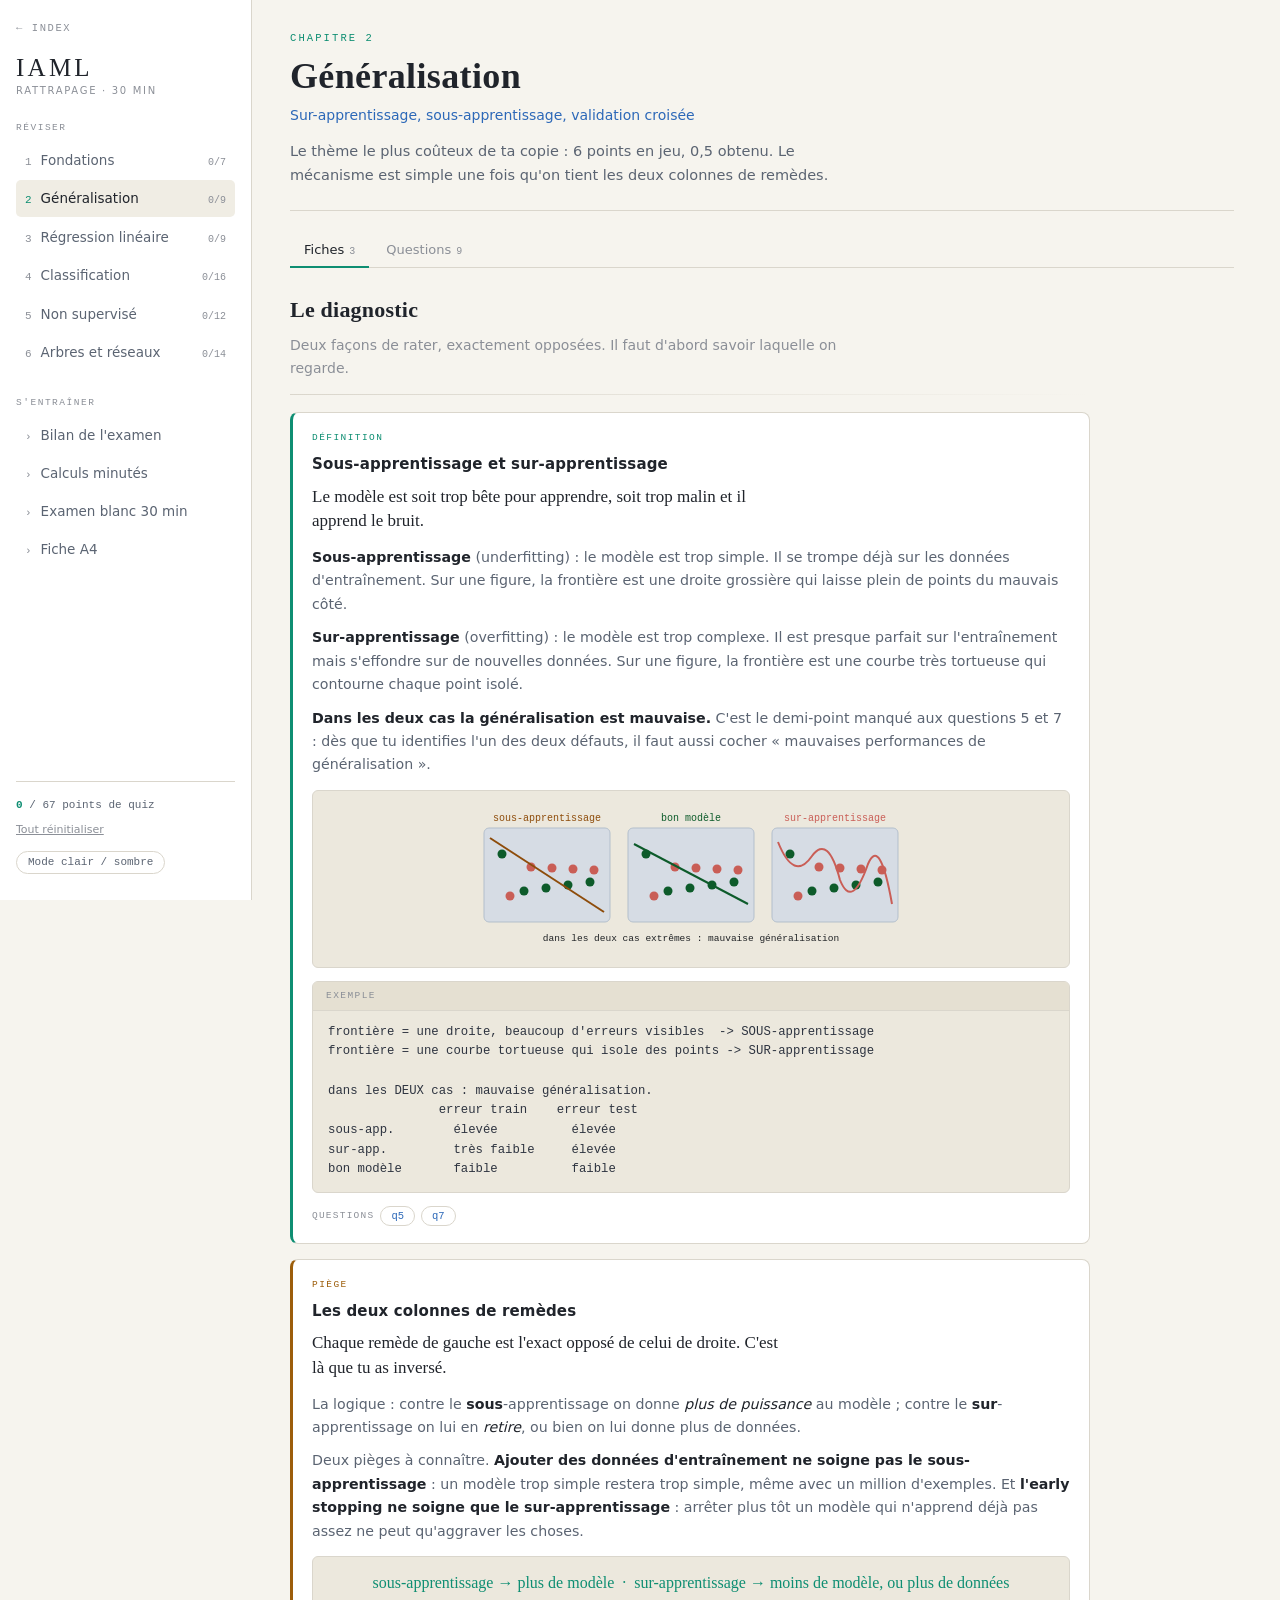
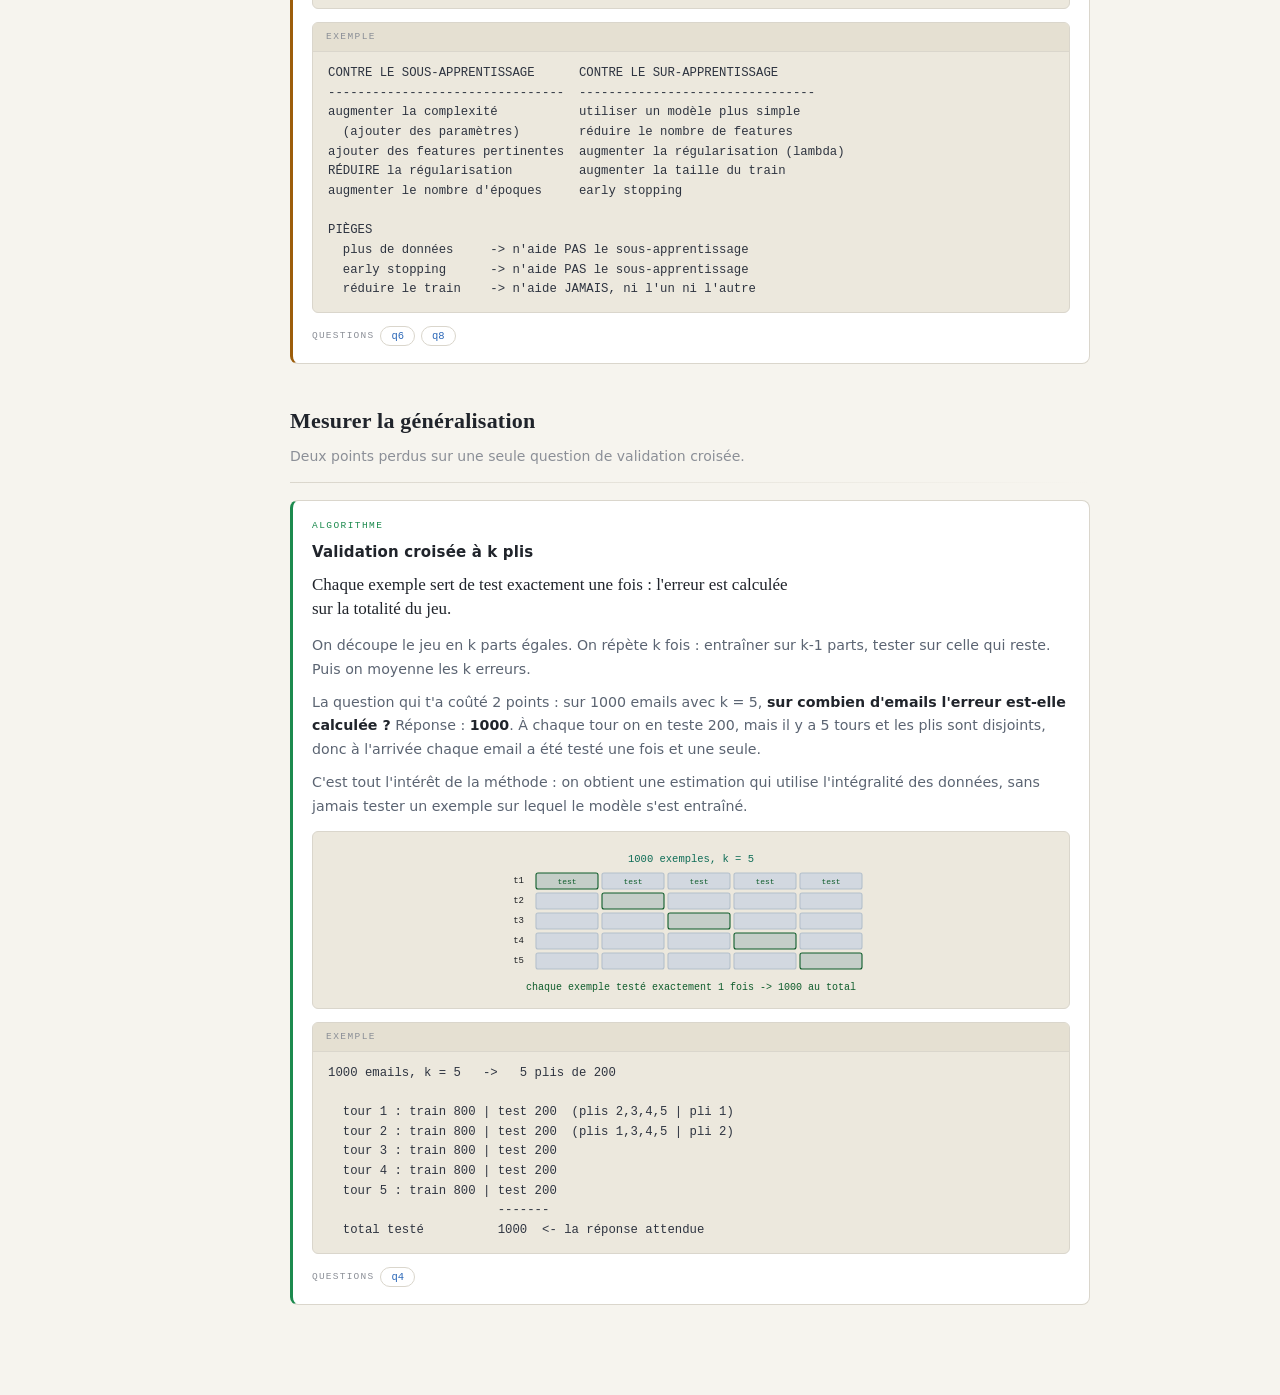
<file: iaml/generalisation.html>
<!doctype html>
<html lang="fr">
<head>
<meta charset="utf-8">
<meta name="viewport" content="width=device-width,initial-scale=1">
<title>IAML — Généralisation</title>
<meta name="description" content="IAML : fiches et questions sur « Généralisation » (Sur-apprentissage, sous-apprentissage, validation croisée).">
<link rel="stylesheet" href="../theme.css">
<script src="../theme.js"></script>
<link rel="stylesheet" href="style.css">
</head>
<body data-view="ch1">
<div class="shell">
<aside class="rail"></aside>
<main class="stage"></main>
</div>
<script src="data.js"></script>
<script src="app.js"></script>
</body>
</html>
</file>
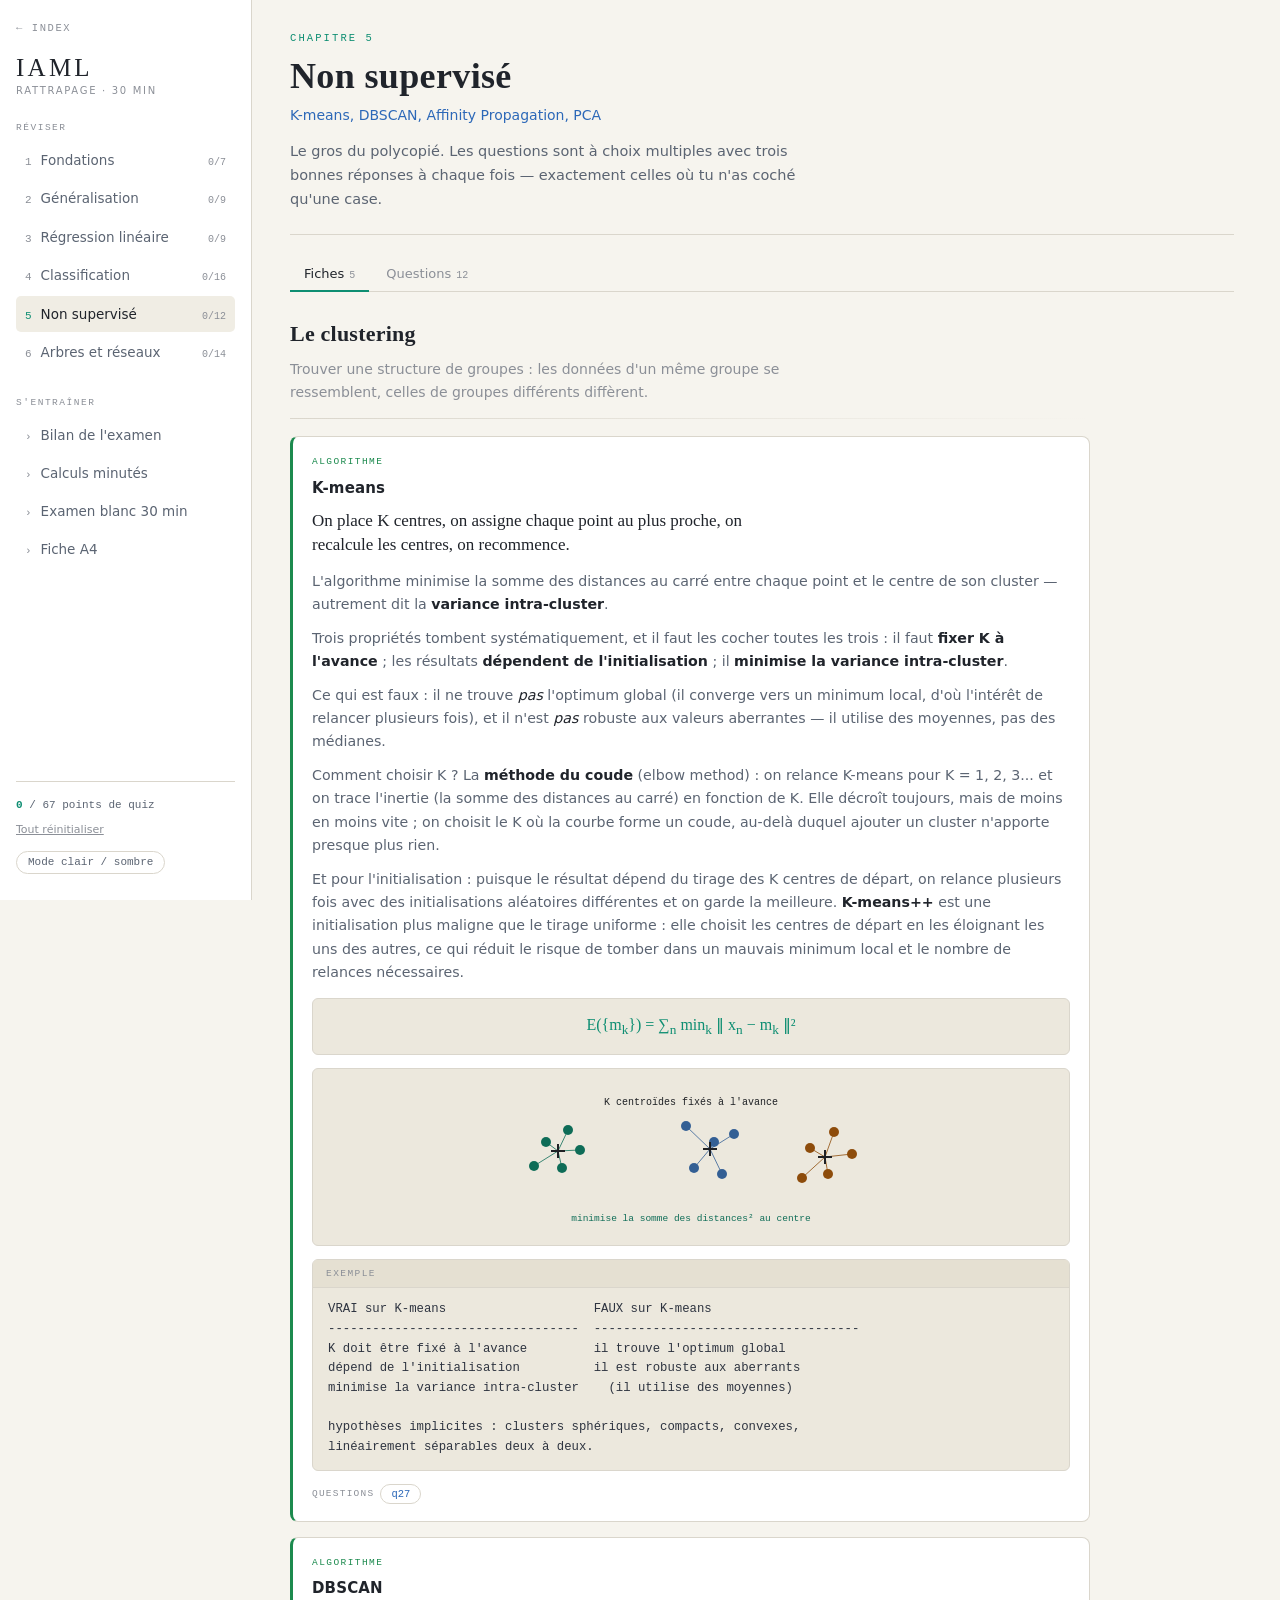
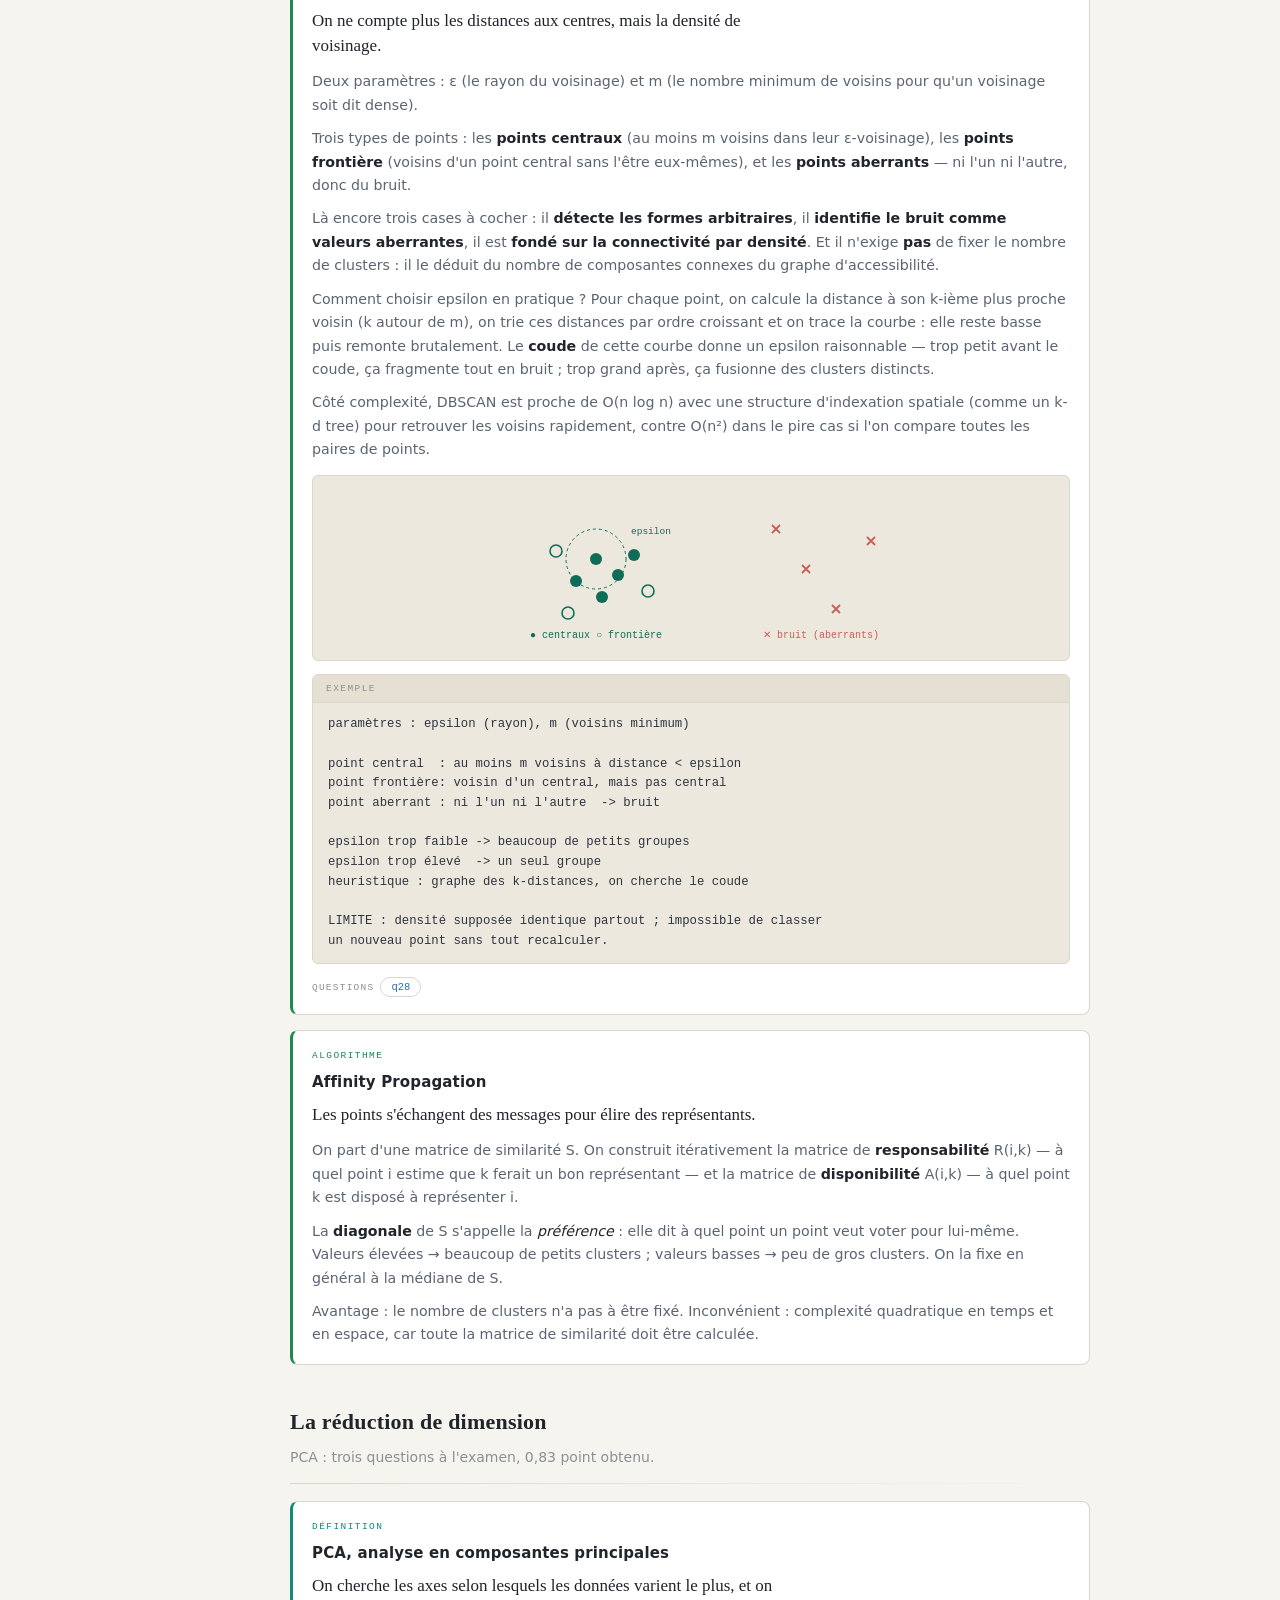
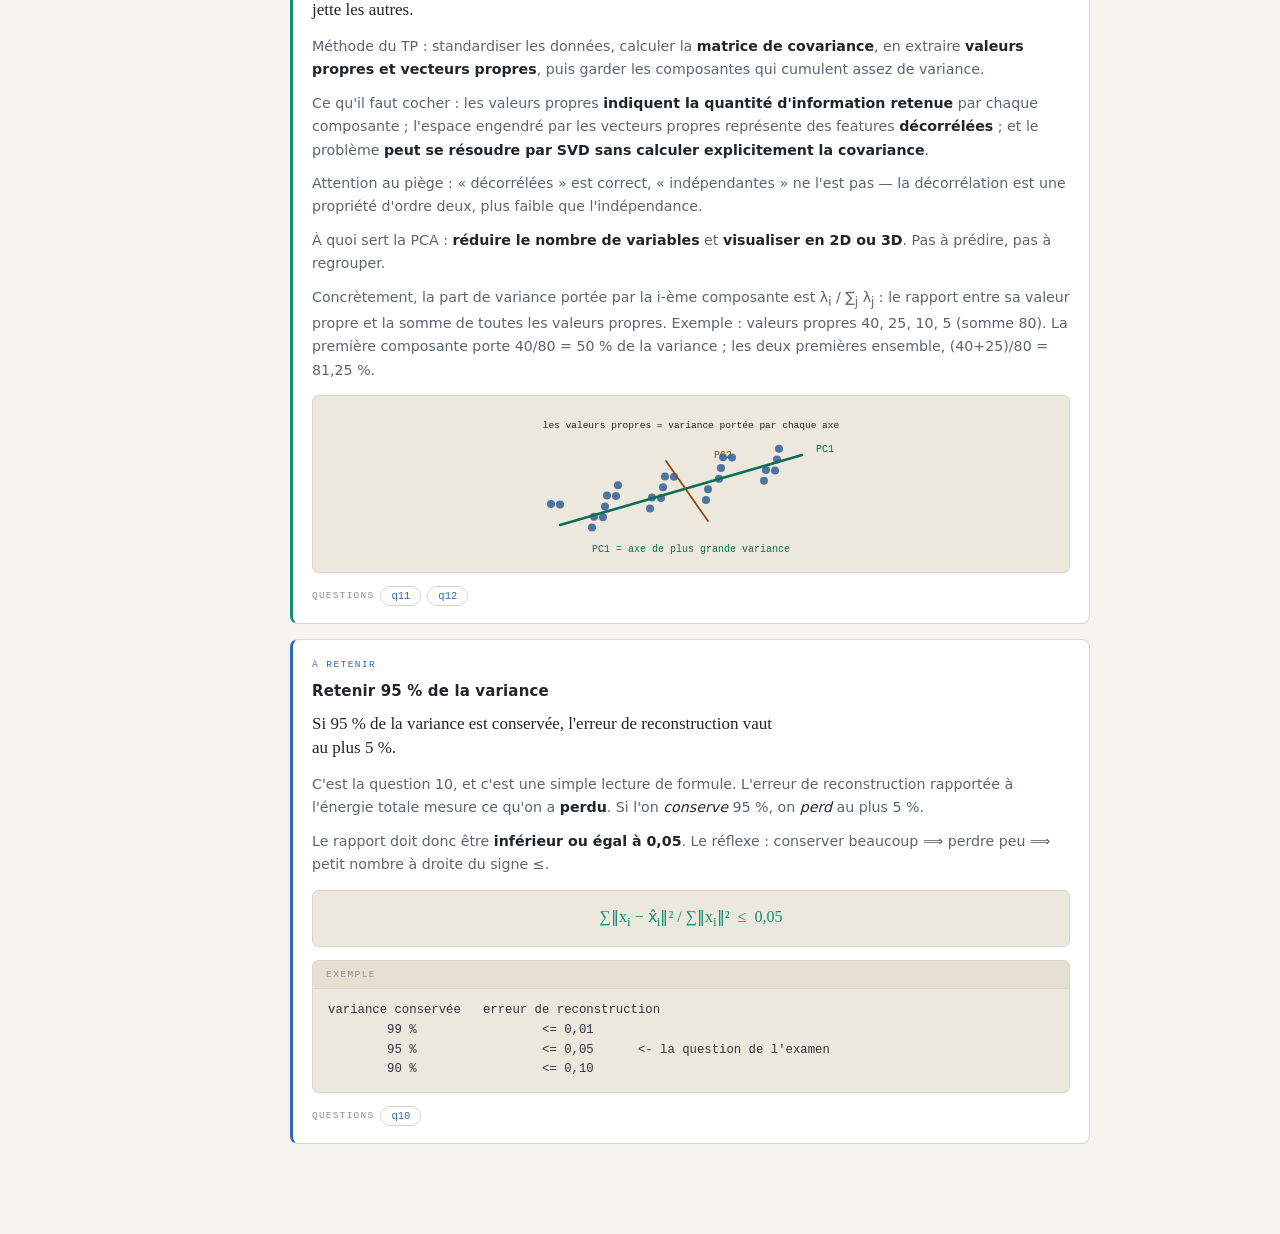
<file: iaml/non-supervise.html>
<!doctype html>
<html lang="fr">
<head>
<meta charset="utf-8">
<meta name="viewport" content="width=device-width,initial-scale=1">
<title>IAML — Non supervisé</title>
<meta name="description" content="IAML : fiches et questions sur « Non supervisé » (K-means, DBSCAN, Affinity Propagation, PCA).">
<link rel="stylesheet" href="../theme.css">
<script src="../theme.js"></script>
<link rel="stylesheet" href="style.css">
</head>
<body data-view="ch4">
<div class="shell">
<aside class="rail"></aside>
<main class="stage"></main>
</div>
<script src="data.js"></script>
<script src="app.js"></script>
</body>
</html>
</file>
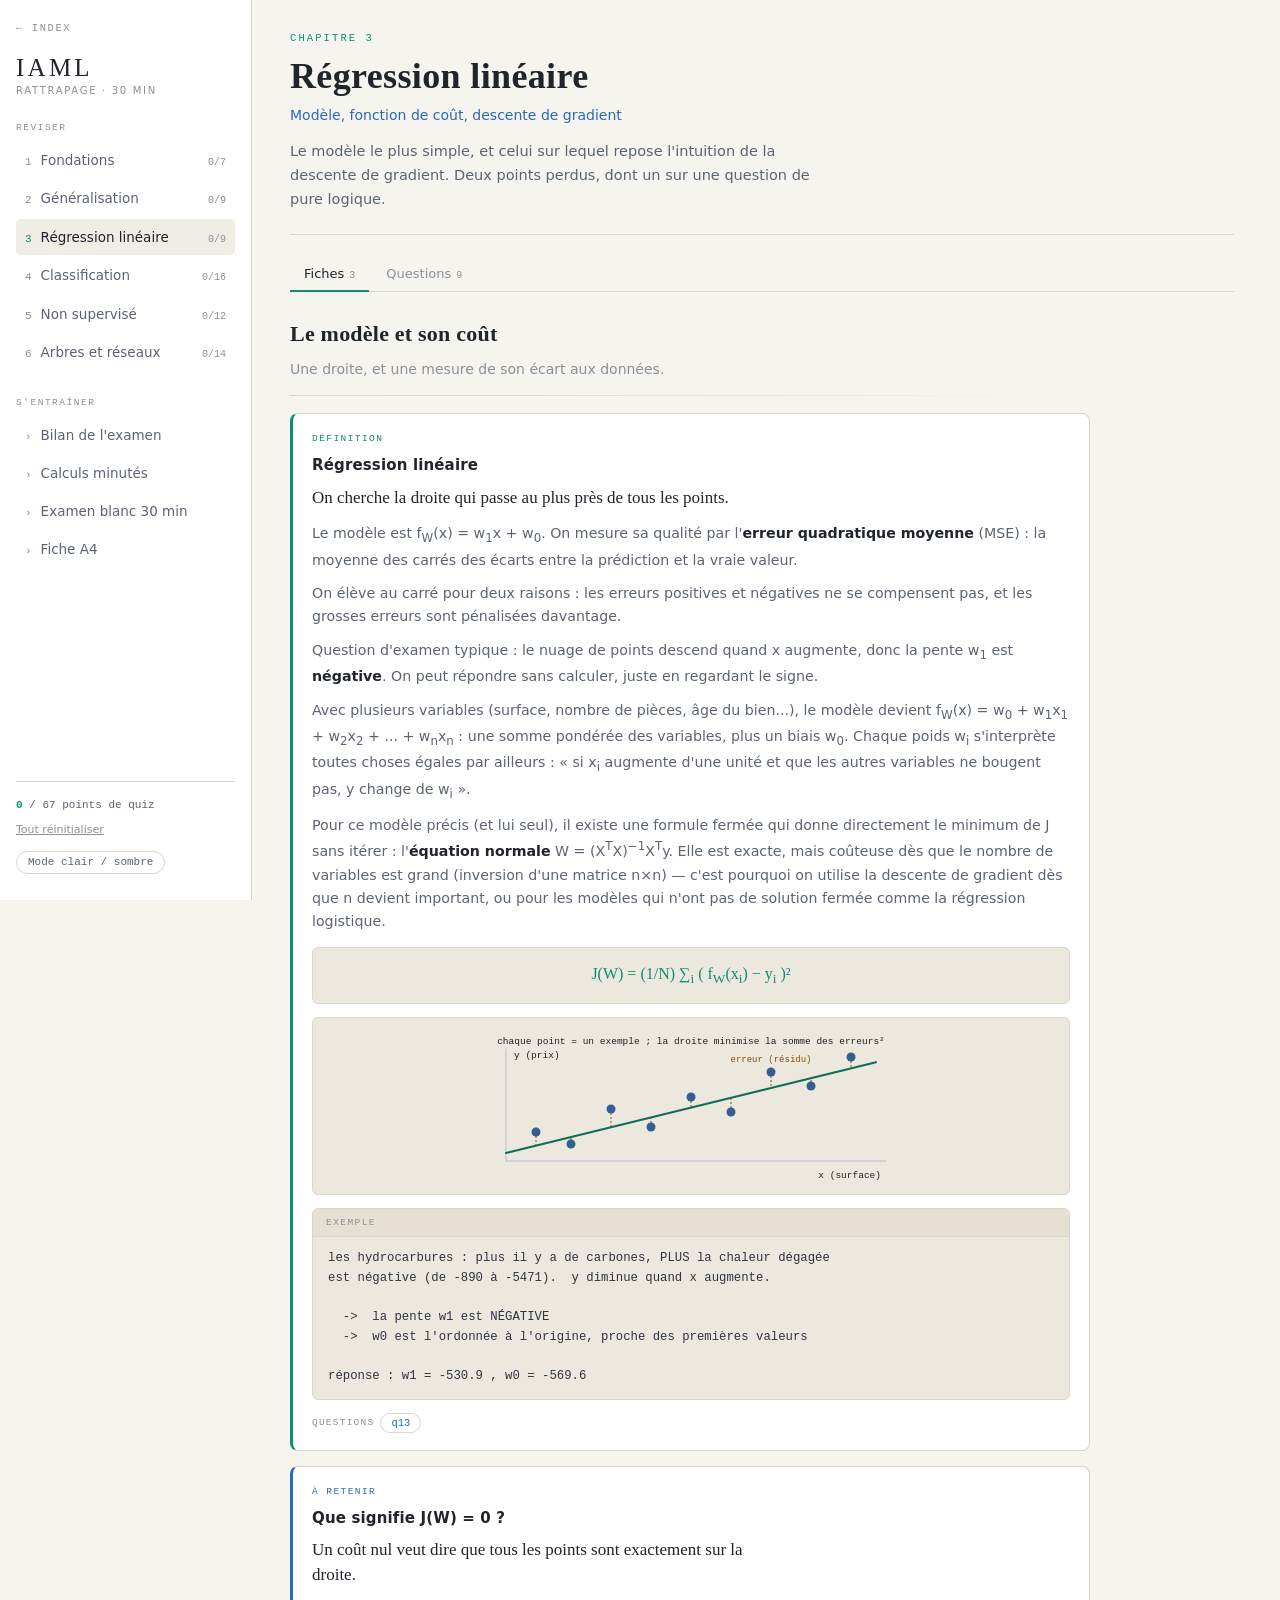
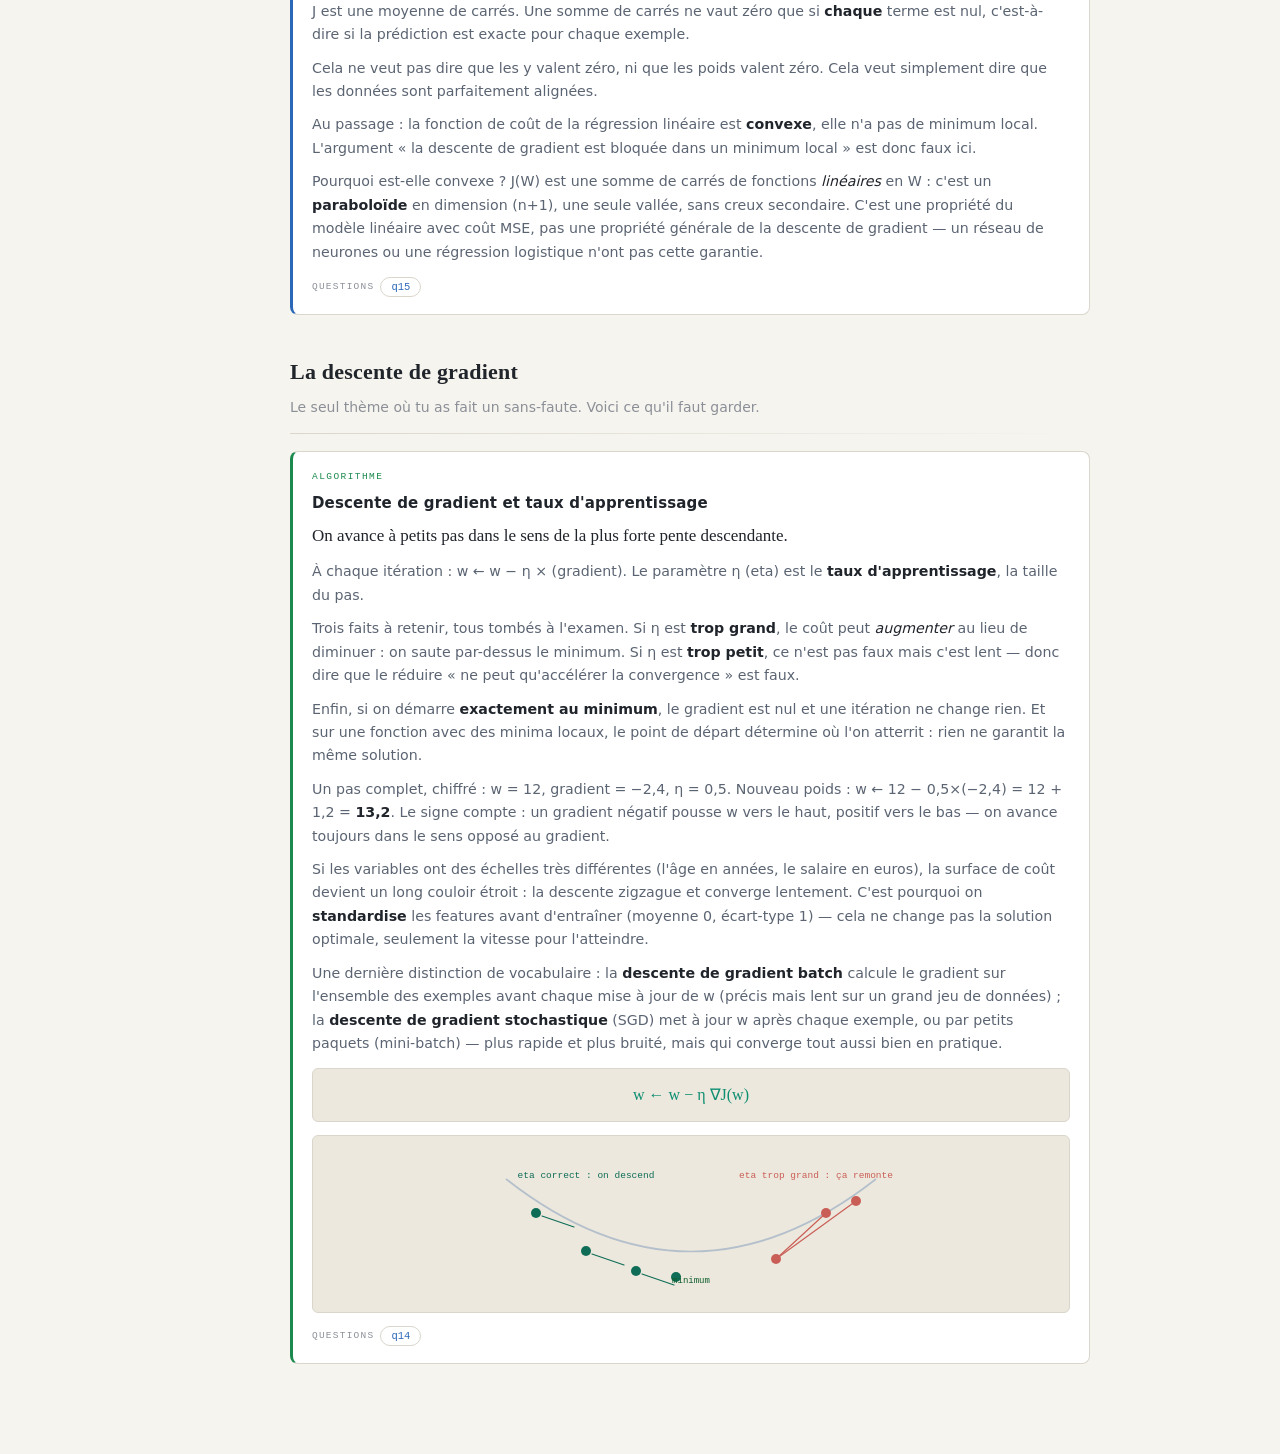
<file: iaml/regression-lineaire.html>
<!doctype html>
<html lang="fr">
<head>
<meta charset="utf-8">
<meta name="viewport" content="width=device-width,initial-scale=1">
<title>IAML — Régression linéaire</title>
<meta name="description" content="IAML : fiches et questions sur « Régression linéaire » (Modèle, fonction de coût, descente de gradient).">
<link rel="stylesheet" href="../theme.css">
<script src="../theme.js"></script>
<link rel="stylesheet" href="style.css">
</head>
<body data-view="ch2">
<div class="shell">
<aside class="rail"></aside>
<main class="stage"></main>
</div>
<script src="data.js"></script>
<script src="app.js"></script>
</body>
</html>
</file>
<file: theme.css>
/* Shared design tokens + light/dark theme switch for the whole site
   (index.html, theg.html, iaml/*). One palette, defined once. */
:root{
  --bg:#0B0F14; --card:#131A23; --card2:#18212C; --line:#26323F;
  --ink:#ECEFF3; --dim:#93A0AF; --faint:#5D6C7C;
  --acc:#5BC8AF; --acc2:#7FB2F0; --warn:#F2A65A; --bad:#F0736A; --good:#7ED9A0; --purple:#B79CF0;
  --well:#080C11;

  /* theg.html / index.html use a second vocabulary for the same roles */
  --board:var(--card); --board2:var(--card2); --chalk:var(--ink);
  --yellow:var(--warn); --cyan:var(--acc2); --magenta:var(--purple);
  --green:var(--good); --red:var(--bad);
}

@media (prefers-color-scheme: light){
  /* No explicit choice saved yet: follow the OS preference. */
  :root:not([data-theme="dark"]){ --bg:#F6F4EE; --card:#FFFFFF; --card2:#F0EDE4; --line:#DAD6CC;
    --ink:#20242B; --dim:#5B6472; --faint:#8B8F97;
    --acc:#0E8E72; --acc2:#2C68B8; --warn:#9C5D0A; --bad:#BD372C; --good:#1C8A4E; --purple:#6B42AE;
    --well:#ECE8DD;
  }
}
:root[data-theme="light"]{
  --bg:#F6F4EE; --card:#FFFFFF; --card2:#F0EDE4; --line:#DAD6CC;
  --ink:#20242B; --dim:#5B6472; --faint:#8B8F97;
  --acc:#0E8E72; --acc2:#2C68B8; --warn:#9C5D0A; --bad:#BD372C; --good:#1C8A4E; --purple:#6B42AE;
  --well:#ECE8DD;
}

.theme-toggle{
  display:block;background:none;border:1px solid var(--line);border-radius:99px;
  font-family:var(--mono);font-size:11px;color:var(--dim,var(--faint));
  padding:5px 11px;margin-top:10px;cursor:pointer;transition:.15s;line-height:1;
}
.theme-toggle:hover{color:var(--ink,var(--chalk));border-color:var(--faint)}

/* SVG figures (iaml's FIG object, theg's FIG/NFIG) hardcode their own stroke/
   fill hex colors rather than using variables — recoloring ~50 draw functions
   isn't worth it, so adapt them for light mode with a scoped filter instead.
   Kept narrow (just the <svg>, not the whole page) to avoid a Chromium bug
   where filter on a large ancestor with GPU-promoted descendants (anything
   with a transform transition) only partially composites. */
:root[data-theme="light"] .nfig svg{ filter:invert(0.93) hue-rotate(180deg); }
@media (prefers-color-scheme: light){
  :root:not([data-theme="dark"]) .nfig svg{ filter:invert(0.93) hue-rotate(180deg); }
}
</file>
<file: iaml/style.css>
*,*::before,*::after{box-sizing:border-box}
:root{
  --serif:"Iowan Old Style","Palatino Linotype",Palatino,"Book Antiqua",Georgia,serif;
  --sans:ui-sans-serif,system-ui,-apple-system,"Segoe UI",Roboto,Helvetica,Arial,sans-serif;
  --mono:ui-monospace,"SF Mono",SFMono-Regular,"Cascadia Code","JetBrains Mono",Menlo,Consolas,monospace;
  --well2:#0D141C; --tint-acc:#0C201B; --tint-good:#0D1F16; --tint-bad:#1F1113; --tint-warn:#1C1509;
  --well-ink:#C2CDDA; --done-line:#2B4A3C; --examtag-line:#5A4A2A;
}
@media (prefers-color-scheme: light){
  :root:not([data-theme="dark"]){
    --well2:#E5E0D2; --tint-acc:#DFF3EC; --tint-good:#E2F5E8; --tint-bad:#FBE7E5; --tint-warn:#FBF0DC;
    --well-ink:#2E3440; --done-line:#9BCBAE; --examtag-line:#D9B98A;
  }
}
:root[data-theme="light"]{
  --well2:#E5E0D2; --tint-acc:#DFF3EC; --tint-good:#E2F5E8; --tint-bad:#FBE7E5; --tint-warn:#FBF0DC;
  --well-ink:#2E3440; --done-line:#9BCBAE; --examtag-line:#D9B98A;
}
html,body{margin:0;padding:0}
body{background:var(--bg);color:var(--ink);font-family:var(--sans);font-size:15px;line-height:1.65;
  -webkit-font-smoothing:antialiased}
h1,h2,h3{font-family:var(--serif);font-weight:600;margin:0;letter-spacing:.01em}
button{font-family:inherit;font-size:inherit;cursor:pointer}
code{font-family:var(--mono);font-size:.9em;background:var(--card2);padding:.1em .35em;border-radius:3px;color:var(--acc)}
:focus-visible{outline:2px solid var(--acc);outline-offset:2px}

.shell{display:flex;min-height:100vh}
.rail{width:252px;flex:0 0 252px;background:var(--card);border-right:1px solid var(--line);
  position:sticky;top:0;height:100vh;overflow-y:auto;padding:20px 16px 26px;display:flex;
  flex-direction:column;gap:18px}
.stage{flex:1;min-width:0;padding:30px 38px 90px;max-width:1020px}
.brand{font-family:var(--serif);font-size:25px;letter-spacing:.13em;line-height:1}
.brand small{display:block;font-family:var(--sans);font-size:10px;letter-spacing:.17em;
  text-transform:uppercase;color:var(--faint);margin-top:6px}
.navsec{font-family:var(--mono);font-size:9.5px;letter-spacing:.16em;text-transform:uppercase;
  color:var(--faint);margin:6px 0 6px}
.nav{display:flex;flex-direction:column;gap:2px}
.nav a{display:flex;gap:9px;align-items:baseline;width:100%;text-align:left;background:none;
  border:0;border-radius:5px;padding:7px 9px;color:var(--dim);font-size:13.5px;transition:.15s;
  text-decoration:none}
.nav a:hover{background:var(--card2);color:var(--ink)}
.nav a[aria-current="true"]{background:var(--card2);color:var(--ink)}
.nav a[aria-current="true"] .n{color:var(--acc)}
.n{font-family:var(--mono);font-size:11px;color:var(--faint);flex:0 0 auto}
.nav .sc{margin-left:auto;font-family:var(--mono);font-size:10px;color:var(--faint)}
.railfoot{margin-top:auto;border-top:1px solid var(--line);padding-top:14px}
.railfoot .k{font-family:var(--mono);font-size:11px;color:var(--dim)}
.railfoot .k b{color:var(--acc)}
.linkbtn{background:none;border:0;color:var(--faint);font-size:11px;text-decoration:underline;
  padding:0;margin-top:9px}
.linkbtn:hover{color:var(--bad)}
.home-btn{display:inline-flex;align-items:center;font-family:var(--mono);font-size:10.5px;
  color:var(--faint);text-decoration:none;text-transform:uppercase;letter-spacing:.15em;
  transition:color .15s}
.home-btn:hover{color:var(--acc)}

.hero{border-bottom:1px solid var(--line);padding-bottom:22px;margin-bottom:22px}
.eyebrow{font-family:var(--mono);font-size:10.5px;letter-spacing:.2em;text-transform:uppercase;
  color:var(--acc);margin-bottom:10px}
.hero h1{font-size:36px;line-height:1.1;margin-bottom:7px}
.hero .sub{color:var(--acc2);font-size:14px;margin:0 0 13px}
.hero .blurb{color:var(--dim);font-size:14.5px;max-width:60ch;margin:0}

.tabs{display:flex;gap:3px;margin:0 0 24px;border-bottom:1px solid var(--line);flex-wrap:wrap}
.tabs button{background:none;border:0;border-bottom:2px solid transparent;color:var(--faint);
  padding:9px 14px;font-size:13px;margin-bottom:-1px}
.tabs button:hover{color:var(--ink)}
.tabs button[aria-selected="true"]{color:var(--ink);border-bottom-color:var(--acc)}
.tabs .c{font-family:var(--mono);font-size:10px;color:var(--faint);margin-left:5px}
.panel[hidden]{display:none}

/* fiches */
.notions{display:grid;gap:15px;max-width:800px}
.nsec{margin:24px 0 2px;min-width:0}
.notions>.nsec:first-child{margin-top:0}
.nsec h2{font-size:22px;margin-bottom:6px}
.nsec p{margin:0;color:var(--faint);font-size:14px;max-width:62ch}
.nsec .rule{height:1px;background:linear-gradient(90deg,var(--line),transparent);margin-top:14px}
.notion{background:var(--card);border:1px solid var(--line);border-radius:8px;padding:17px 19px;
  border-left:3px solid var(--faint);min-width:0}
.notion h3{font-family:var(--sans);font-size:15px;font-weight:650;margin-bottom:8px}
.notion .kind{font-family:var(--mono);font-size:9.5px;letter-spacing:.15em;text-transform:uppercase;
  display:block;margin-bottom:6px}
.notion .lead{font-family:var(--serif);font-size:17px;line-height:1.45;color:var(--ink);
  margin:0 0 12px;max-width:56ch}
.nbody{color:var(--dim);font-size:14.2px}
.nbody p{margin:0 0 10px}.nbody p:last-child{margin-bottom:0}
.nbody strong{color:var(--ink);font-weight:600}.nbody em{color:var(--ink)}
.notion.def{border-left-color:var(--acc)}.notion.def .kind{color:var(--acc)}
.notion.thm{border-left-color:var(--acc2)}.notion.thm .kind{color:var(--acc2)}
.notion.algo{border-left-color:var(--good)}.notion.algo .kind{color:var(--good)}
.notion.warn{border-left-color:var(--warn)}.notion.warn .kind{color:var(--warn)}
.formula{margin:13px 0;padding:12px 15px;background:var(--well);border:1px solid var(--line);
  border-radius:6px;text-align:center;font-family:var(--serif);font-size:16px;color:var(--acc);
  line-height:1.7;overflow-x:auto}
.nex{margin:13px 0 0;background:var(--well);border:1px solid var(--line);border-radius:6px;overflow:hidden}
.nex .lab{font-family:var(--mono);font-size:9.5px;letter-spacing:.15em;text-transform:uppercase;
  color:var(--faint);padding:6px 13px;border-bottom:1px solid var(--line);background:var(--well2)}
.nex pre{margin:0;font-family:var(--mono);font-size:12.3px;line-height:1.6;color:var(--well-ink);
  padding:12px 15px;overflow-x:auto;white-space:pre}
.nfig{margin:13px 0 0;display:flex;justify-content:center;background:var(--well);
  border:1px solid var(--line);border-radius:6px;padding:13px 10px}
.nfig svg{width:100%;max-width:430px;height:auto}
.see{margin-top:13px;display:flex;flex-wrap:wrap;gap:6px;align-items:center}
.see .lbl{font-family:var(--mono);font-size:9.5px;letter-spacing:.13em;text-transform:uppercase;color:var(--faint)}
.see button{background:none;border:1px solid var(--line);border-radius:99px;padding:3px 10px;
  font-family:var(--mono);font-size:10.5px;color:var(--acc2)}
.see button:hover{border-color:var(--acc2);background:var(--tint-acc)}

/* questions */
.qwrap{display:grid;gap:12px;max-width:790px}
.q{background:var(--card);border:1px solid var(--line);border-radius:8px;padding:16px 18px;min-width:0}
.q.done{border-color:var(--done-line)}
.qh{display:flex;gap:10px;align-items:baseline;margin-bottom:6px}
.qn{font-family:var(--mono);font-size:10.5px;color:var(--faint);flex:0 0 auto}
.tagx{font-family:var(--mono);font-size:9px;letter-spacing:.1em;text-transform:uppercase;
  border:1px solid var(--line);border-radius:99px;padding:1px 8px;color:var(--faint);flex:0 0 auto}
.tagx.ex{border-color:var(--examtag-line);color:var(--warn)}
.qt{font-size:14.5px;font-weight:500;margin-bottom:11px}
.multi-hint{font-family:var(--mono);font-size:10.5px;color:var(--warn);margin-bottom:9px}
.ch{display:grid;gap:6px}
.ch button{text-align:left;background:var(--card2);border:1px solid var(--line);border-radius:5px;
  padding:9px 12px;color:var(--dim);font-size:13.5px;transition:.14s;display:flex;gap:9px}
.ch button:hover:not(:disabled){border-color:var(--faint);color:var(--ink)}
.ch button .bx{font-family:var(--mono);flex:0 0 auto;color:var(--faint)}
.ch button.sel{border-color:var(--acc2);color:var(--ink)}
.ch button.sel .bx{color:var(--acc2)}
.ch button.good{border-color:var(--good);color:var(--good);background:var(--tint-good)}
.ch button.good .bx{color:var(--good)}
.ch button.bad{border-color:var(--bad);color:var(--bad);background:var(--tint-bad)}
.ch button.bad .bx{color:var(--bad)}
.ch button.miss{border-color:var(--warn);background:var(--tint-warn)}
.ch button.miss .bx{color:var(--warn)}
.ch button:disabled{cursor:default}
.numin{display:flex;gap:8px;align-items:center;flex-wrap:wrap}
.numin input{background:var(--well);border:1px solid var(--line);border-radius:5px;padding:8px 12px;
  color:var(--ink);font-family:var(--mono);font-size:14px;width:150px}
.numin input:focus{outline:none;border-color:var(--acc)}
.act{display:flex;gap:7px;margin-top:11px;flex-wrap:wrap}
.btn{border:1px solid var(--line);background:var(--card2);color:var(--dim);border-radius:5px;
  padding:7px 14px;font-size:13px;transition:.14s}
.btn:hover:not(:disabled){color:var(--ink);border-color:var(--faint)}
.btn:disabled{opacity:.45;cursor:not-allowed}
.btn.p{border-color:var(--acc);color:var(--acc)}
.btn.p:hover:not(:disabled){background:var(--tint-acc)}
.why{margin-top:11px;padding:10px 13px;background:var(--well);border-left:2px solid var(--acc2);
  border-radius:4px;font-size:13.2px;color:var(--dim)}
.why b{color:var(--acc2)}
.score{font-family:var(--mono);font-size:11.5px;margin-top:9px}
.score.ok{color:var(--good)}.score.part{color:var(--warn)}.score.no{color:var(--bad)}
.bar{font-family:var(--mono);font-size:12px;color:var(--dim);margin-bottom:16px;
  background:var(--card);border:1px solid var(--line);border-radius:6px;padding:10px 14px;min-width:0}
.bar b{color:var(--acc)}

/* drills */
.dgrid{display:grid;gap:12px;max-width:790px}
.drill{background:var(--card);border:1px solid var(--line);border-radius:8px;padding:16px 18px;min-width:0}
.drill h3{font-family:var(--sans);font-size:14.5px;font-weight:650;margin-bottom:4px}
.drill .d{color:var(--faint);font-size:12.5px;margin-bottom:12px}
.dstate{font-family:var(--mono);font-size:12px;color:var(--dim);margin-top:10px}
.dstate .ok{color:var(--good)}.dstate .no{color:var(--bad)}
.dq{background:var(--well);border:1px solid var(--line);border-radius:6px;padding:12px 15px;
  font-family:var(--mono);font-size:12.5px;color:var(--well-ink);white-space:pre;overflow-x:auto;margin-bottom:11px}
.streak{font-family:var(--mono);font-size:11px;color:var(--faint);margin-left:auto}

/* exam mode */
.exambox{max-width:800px}
.timer{position:sticky;top:0;z-index:20;background:var(--card);border:1px solid var(--line);
  border-radius:8px;padding:11px 16px;display:flex;align-items:center;gap:16px;margin-bottom:18px}
.timer .t{font-family:var(--mono);font-size:22px;color:var(--acc);font-weight:600}
.timer .t.low{color:var(--bad)}
.timer .prog{flex:1;height:5px;background:var(--card2);border-radius:99px;overflow:hidden}
.timer .prog i{display:block;height:100%;background:var(--acc);transition:width .4s linear}
.timer .meta{font-family:var(--mono);font-size:11px;color:var(--faint)}
.result{background:var(--card);border:1px solid var(--line);border-radius:8px;padding:22px;
  margin-bottom:18px;min-width:0;overflow-x:auto}
.result .big{font-family:var(--serif);font-size:44px;color:var(--acc);line-height:1}
.result .big small{font-size:18px;color:var(--faint)}
.tbl{width:100%;border-collapse:collapse;font-size:13px;margin-top:16px}
.tbl th{text-align:left;font-family:var(--mono);font-size:10px;letter-spacing:.12em;
  text-transform:uppercase;color:var(--faint);border-bottom:1px solid var(--line);padding:6px 8px;font-weight:500}
.tbl td{padding:6px 8px;border-bottom:1px solid #1A222C;color:var(--dim)}
.tbl td.num{font-family:var(--mono);text-align:right}
.tbl tr:last-child td{border-bottom:0}
.pill{display:inline-block;height:6px;border-radius:99px;background:var(--acc);vertical-align:middle}
.pill.lo{background:var(--bad)}.pill.mid{background:var(--warn)}

/* bilan */
.lesson{background:var(--card);border:1px solid var(--line);border-left:3px solid var(--warn);
  border-radius:8px;padding:16px 19px;margin-bottom:12px;min-width:0}
.lesson h3{font-family:var(--sans);font-size:14.5px;font-weight:650;margin-bottom:7px}
.lesson p{margin:0;color:var(--dim);font-size:14px}
.lesson .gain{font-family:var(--mono);font-size:11px;color:var(--good);margin-top:9px}

/* fiche A4 */
.a4wrap{max-width:900px}
.a4{background:#fff;color:#111;border-radius:4px;padding:14mm 12mm;font-size:8.4px;line-height:1.32;
  font-family:var(--sans);column-count:2;column-gap:7mm;column-rule:1px solid #ccc}
.a4 h2{font-size:11px;font-family:var(--sans);font-weight:800;margin:0 0 3px;
  border-bottom:1.5px solid #111;padding-bottom:1px;break-after:avoid}
.a4 h3{font-size:8.8px;font-family:var(--sans);font-weight:700;margin:6px 0 2px;break-after:avoid}
.a4 p,.a4 ul{margin:0 0 4px}
.a4 ul{padding-left:11px}
.a4 li{margin-bottom:1px}
.a4 .box{border:1px solid #333;padding:3px 5px;margin:0 0 5px;break-inside:avoid;background:#f6f6f6}
.a4 .f{font-family:var(--mono);font-size:8px;background:#eee;padding:1px 3px;border-radius:2px}
.a4 table{width:100%;border-collapse:collapse;font-size:7.6px;margin:0 0 5px}
.a4 th,.a4 td{border:1px solid #999;padding:1.5px 3px;text-align:left}
.a4 th{background:#e8e8e8;font-weight:700}
.a4 .warn{border-left:2.5px solid #111;padding-left:4px;margin:0 0 4px}
@media print{
  body{background:#fff}
  .rail,.tabs,.hero,.noprint{display:none!important}
  .stage{padding:0;max-width:none}
  .a4{column-count:2;padding:0;border-radius:0;font-size:8.4px}
  @page{size:A4 portrait;margin:10mm}
}

@media (max-width:900px){
  .shell{flex-direction:column}
  .rail{position:static;width:auto;flex:none;height:auto;border-right:0;border-bottom:1px solid var(--line)}
  .stage{padding:22px 18px 70px}
  .hero h1{font-size:29px}
  .nav{flex-direction:row;overflow-x:auto;gap:4px;padding-bottom:4px}
  .nav a{white-space:nowrap;width:auto}
  .nav .sc{display:none}
  .railfoot{margin-top:12px}
  .a4{column-count:1;font-size:11px}
}
@media (prefers-reduced-motion:reduce){*{animation-duration:.001ms!important;transition-duration:.001ms!important}}
</file>
